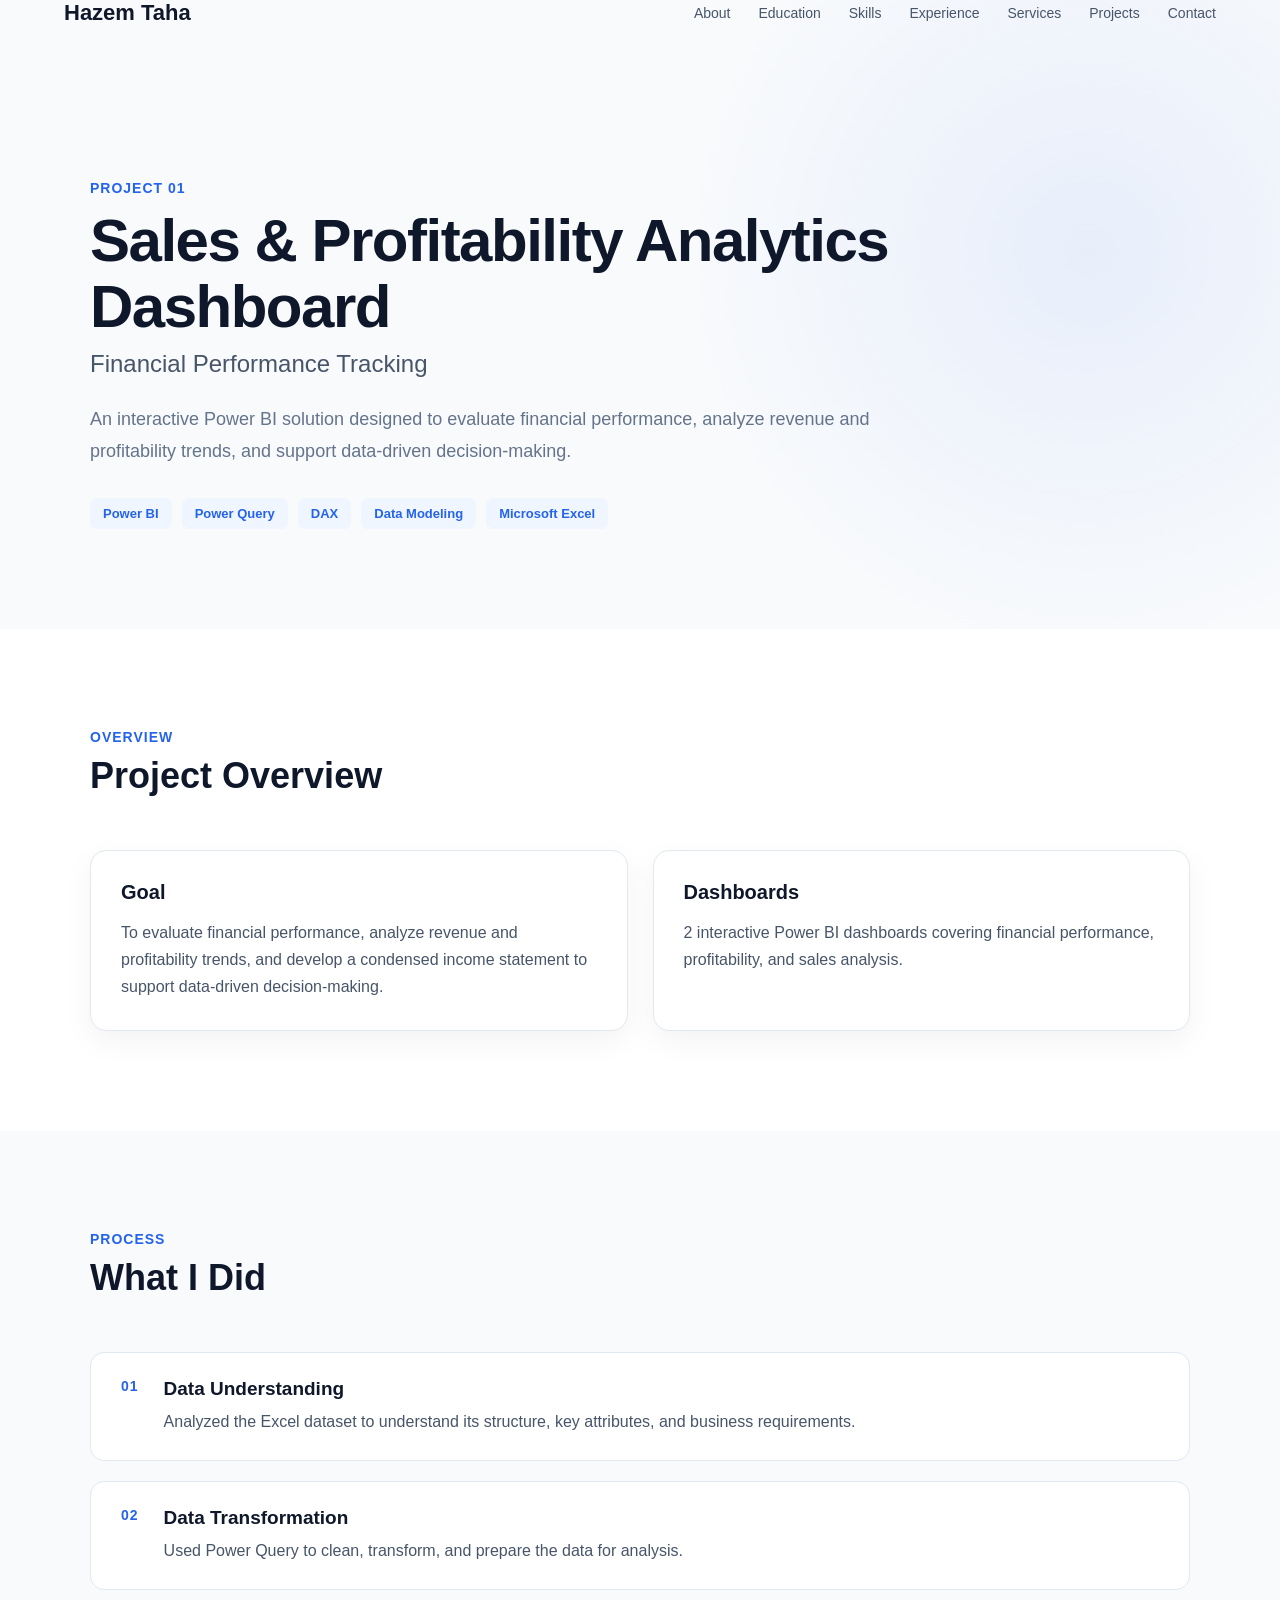
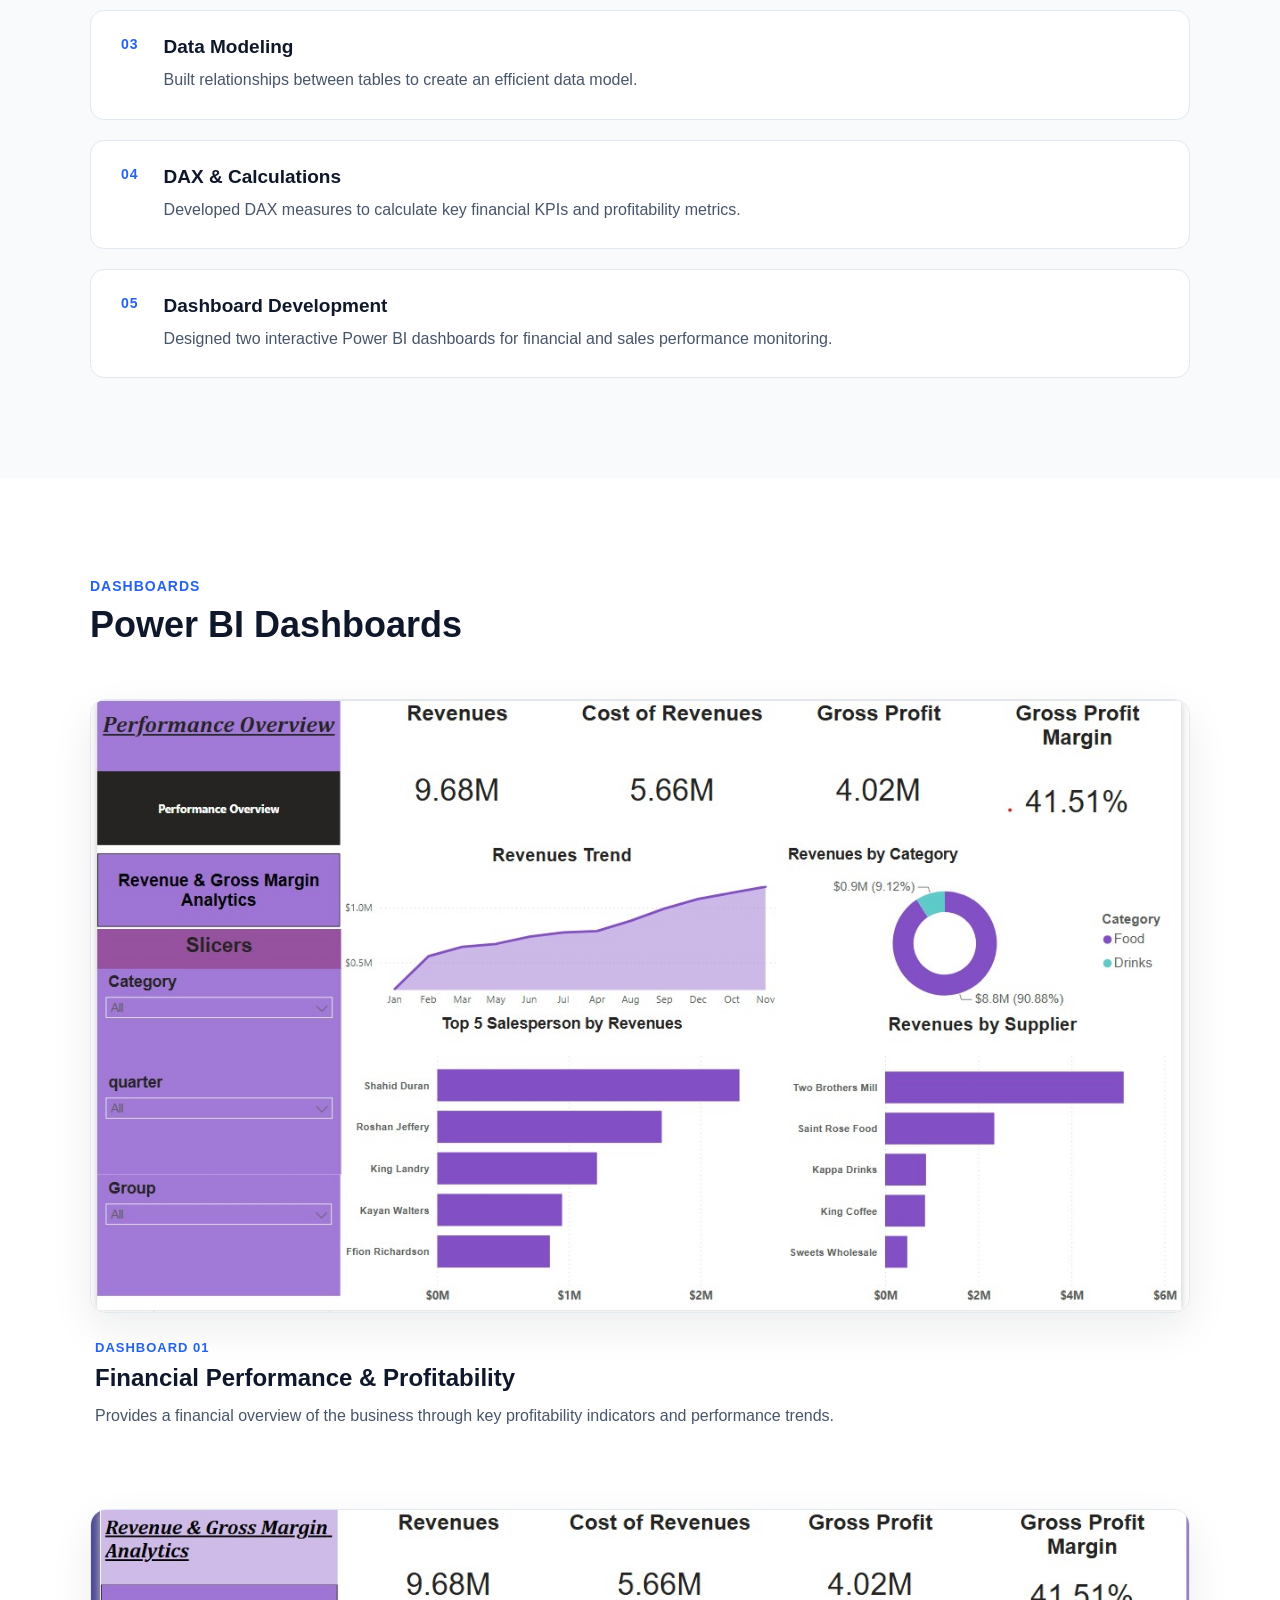
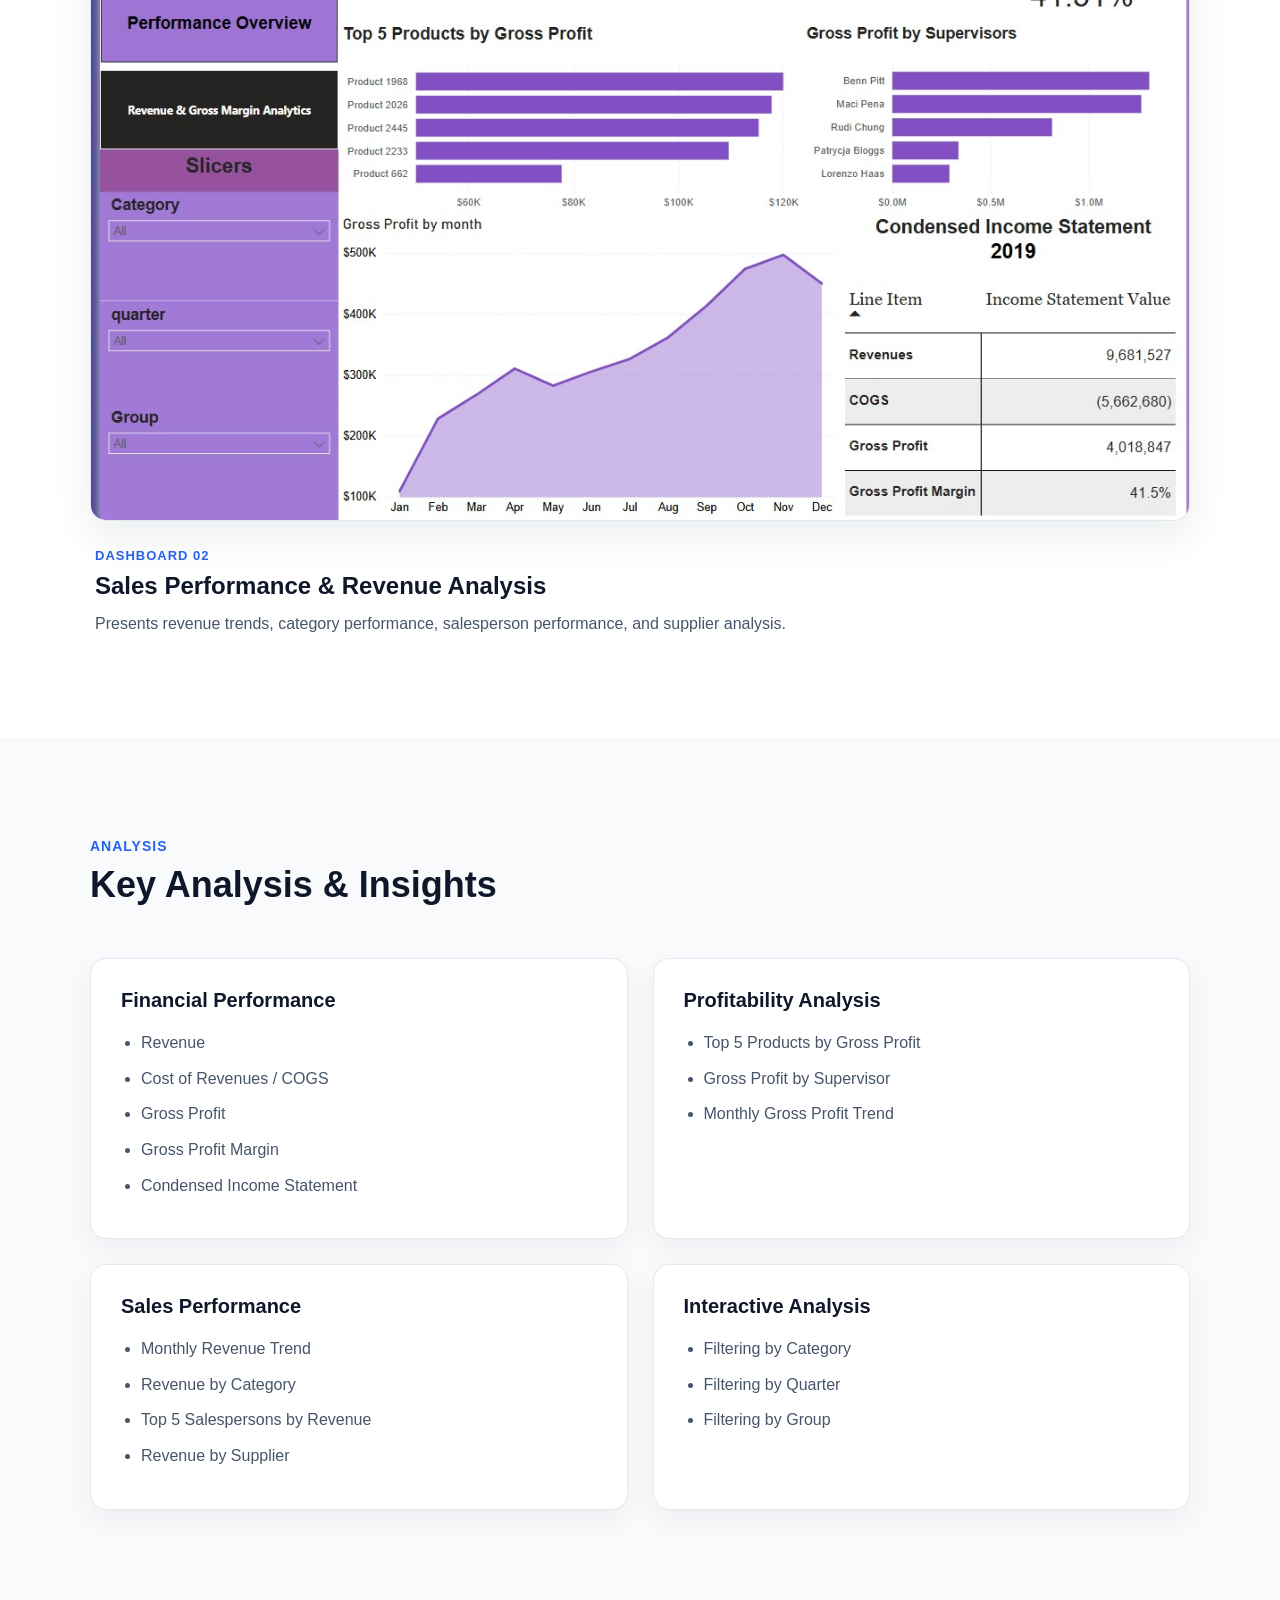
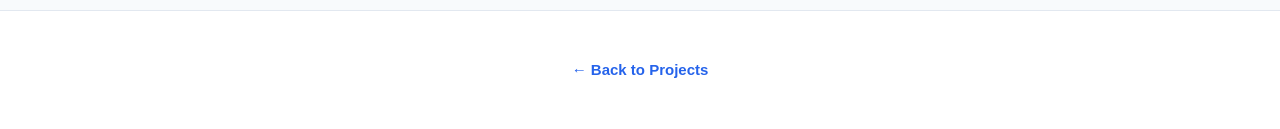
<file: project1.html>
<!DOCTYPE html>
<html lang="en">

<head>
    <meta charset="UTF-8">
    <meta name="viewport" content="width=device-width, initial-scale=1.0">

    <title>Sales & Profitability Analytics | Hazem Taha</title>

    <link rel="stylesheet" href="style.css">
</head>

<body>

    <!-- Navigation -->
    <nav class="navbar">
        <div class="nav-container">

            <a href="index.html" class="logo">
                Hazem Taha
            </a>

            <div class="nav-links">
                <a href="index.html#about">About</a>
                <a href="index.html#education">Education</a>
                <a href="index.html#skills">Skills</a>
                <a href="index.html#experience">Experience</a>
                <a href="index.html#services">Services</a>
                <a href="index.html#projects">Projects</a>
                <a href="index.html#contact">Contact</a>
            </div>

        </div>
    </nav>


    <!-- Project Hero -->
    <section class="project-hero">

        <div class="project-page-container">

            <p class="section-label">Project 01</p>

            <h1>
                Sales & Profitability Analytics Dashboard
            </h1>

            <p class="project-hero-subtitle">
                Financial Performance Tracking
            </p>

            <p class="project-hero-description">
                An interactive Power BI solution designed to evaluate financial
                performance, analyze revenue and profitability trends, and
                support data-driven decision-making.
            </p>

            <div class="project-page-tools">
                <span>Power BI</span>
                <span>Power Query</span>
                <span>DAX</span>
                <span>Data Modeling</span>
                <span>Microsoft Excel</span>
            </div>

        </div>

    </section>


    <!-- Project Overview -->
    <section class="project-section">

        <div class="project-page-container">

            <div class="project-section-header">
                <p class="section-label">Overview</p>
                <h2>Project Overview</h2>
            </div>

            <div class="project-overview-grid">

                <div class="project-info-card">

                    <h3>Goal</h3>

                    <p>
                        To evaluate financial performance, analyze revenue and
                        profitability trends, and develop a condensed income
                        statement to support data-driven decision-making.
                    </p>

                </div>


                <div class="project-info-card">

                    <h3>Dashboards</h3>

                    <p>
                        2 interactive Power BI dashboards covering financial
                        performance, profitability, and sales analysis.
                    </p>

                </div>

            </div>

        </div>

    </section>


    <!-- What I Did -->
    <section class="project-section project-section-light">

        <div class="project-page-container">

            <div class="project-section-header">
                <p class="section-label">Process</p>
                <h2>What I Did</h2>
            </div>

            <div class="project-process">

                <div class="process-item">
                    <span>01</span>

                    <div>
                        <h3>Data Understanding</h3>

                        <p>
                            Analyzed the Excel dataset to understand its structure,
                            key attributes, and business requirements.
                        </p>
                    </div>
                </div>


                <div class="process-item">
                    <span>02</span>

                    <div>
                        <h3>Data Transformation</h3>

                        <p>
                            Used Power Query to clean, transform, and prepare
                            the data for analysis.
                        </p>
                    </div>
                </div>


                <div class="process-item">
                    <span>03</span>

                    <div>
                        <h3>Data Modeling</h3>

                        <p>
                            Built relationships between tables to create an
                            efficient data model.
                        </p>
                    </div>
                </div>


                <div class="process-item">
                    <span>04</span>

                    <div>
                        <h3>DAX & Calculations</h3>

                        <p>
                            Developed DAX measures to calculate key financial
                            KPIs and profitability metrics.
                        </p>
                    </div>
                </div>


                <div class="process-item">
                    <span>05</span>

                    <div>
                        <h3>Dashboard Development</h3>

                        <p>
                            Designed two interactive Power BI dashboards for
                            financial and sales performance monitoring.
                        </p>
                    </div>
                </div>

            </div>

        </div>

    </section>


    <!-- Dashboards -->
    <section class="project-section">

        <div class="project-page-container">

            <div class="project-section-header">
                <p class="section-label">Dashboards</p>
                <h2>Power BI Dashboards</h2>
            </div>


            <!-- Dashboard 1 -->
            <div class="dashboard-showcase">

                <div class="dashboard-image">
                    <img
                        src="images/project1-dashboard1.jpeg"
                        alt="Sales and Profitability Analytics Dashboard"
                    >
                </div>

                <div class="dashboard-description">

                    <span>Dashboard 01</span>

                    <h3>Financial Performance & Profitability</h3>

                    <p>
                        Provides a financial overview of the business through
                        key profitability indicators and performance trends.
                    </p>

                </div>

            </div>


            <!-- Dashboard 2 -->
            <div class="dashboard-showcase">

                <div class="dashboard-image">
                    <img
                        src="images/project1-dashboard2.jpeg"
                        alt="Financial Performance Tracking Dashboard"
                    >
                </div>

                <div class="dashboard-description">

                    <span>Dashboard 02</span>

                    <h3>Sales Performance & Revenue Analysis</h3>

                    <p>
                        Presents revenue trends, category performance,
                        salesperson performance, and supplier analysis.
                    </p>

                </div>

            </div>

        </div>

    </section>


    <!-- Key Analysis -->
    <section class="project-section project-section-light">

        <div class="project-page-container">

            <div class="project-section-header">
                <p class="section-label">Analysis</p>
                <h2>Key Analysis & Insights</h2>
            </div>


            <div class="analysis-grid">

                <div class="analysis-card">
                    <h3>Financial Performance</h3>

                    <ul>
                        <li>Revenue</li>
                        <li>Cost of Revenues / COGS</li>
                        <li>Gross Profit</li>
                        <li>Gross Profit Margin</li>
                        <li>Condensed Income Statement</li>
                    </ul>
                </div>


                <div class="analysis-card">
                    <h3>Profitability Analysis</h3>

                    <ul>
                        <li>Top 5 Products by Gross Profit</li>
                        <li>Gross Profit by Supervisor</li>
                        <li>Monthly Gross Profit Trend</li>
                    </ul>
                </div>


                <div class="analysis-card">
                    <h3>Sales Performance</h3>

                    <ul>
                        <li>Monthly Revenue Trend</li>
                        <li>Revenue by Category</li>
                        <li>Top 5 Salespersons by Revenue</li>
                        <li>Revenue by Supplier</li>
                    </ul>
                </div>


                <div class="analysis-card">
                    <h3>Interactive Analysis</h3>

                    <ul>
                        <li>Filtering by Category</li>
                        <li>Filtering by Quarter</li>
                        <li>Filtering by Group</li>
                    </ul>
                </div>

            </div>

        </div>

    </section>


    <!-- Back to Projects -->
    <section class="project-back">

        <a href="index.html#projects">
            ← Back to Projects
        </a>

    </section>


</body>
</html>
</file>
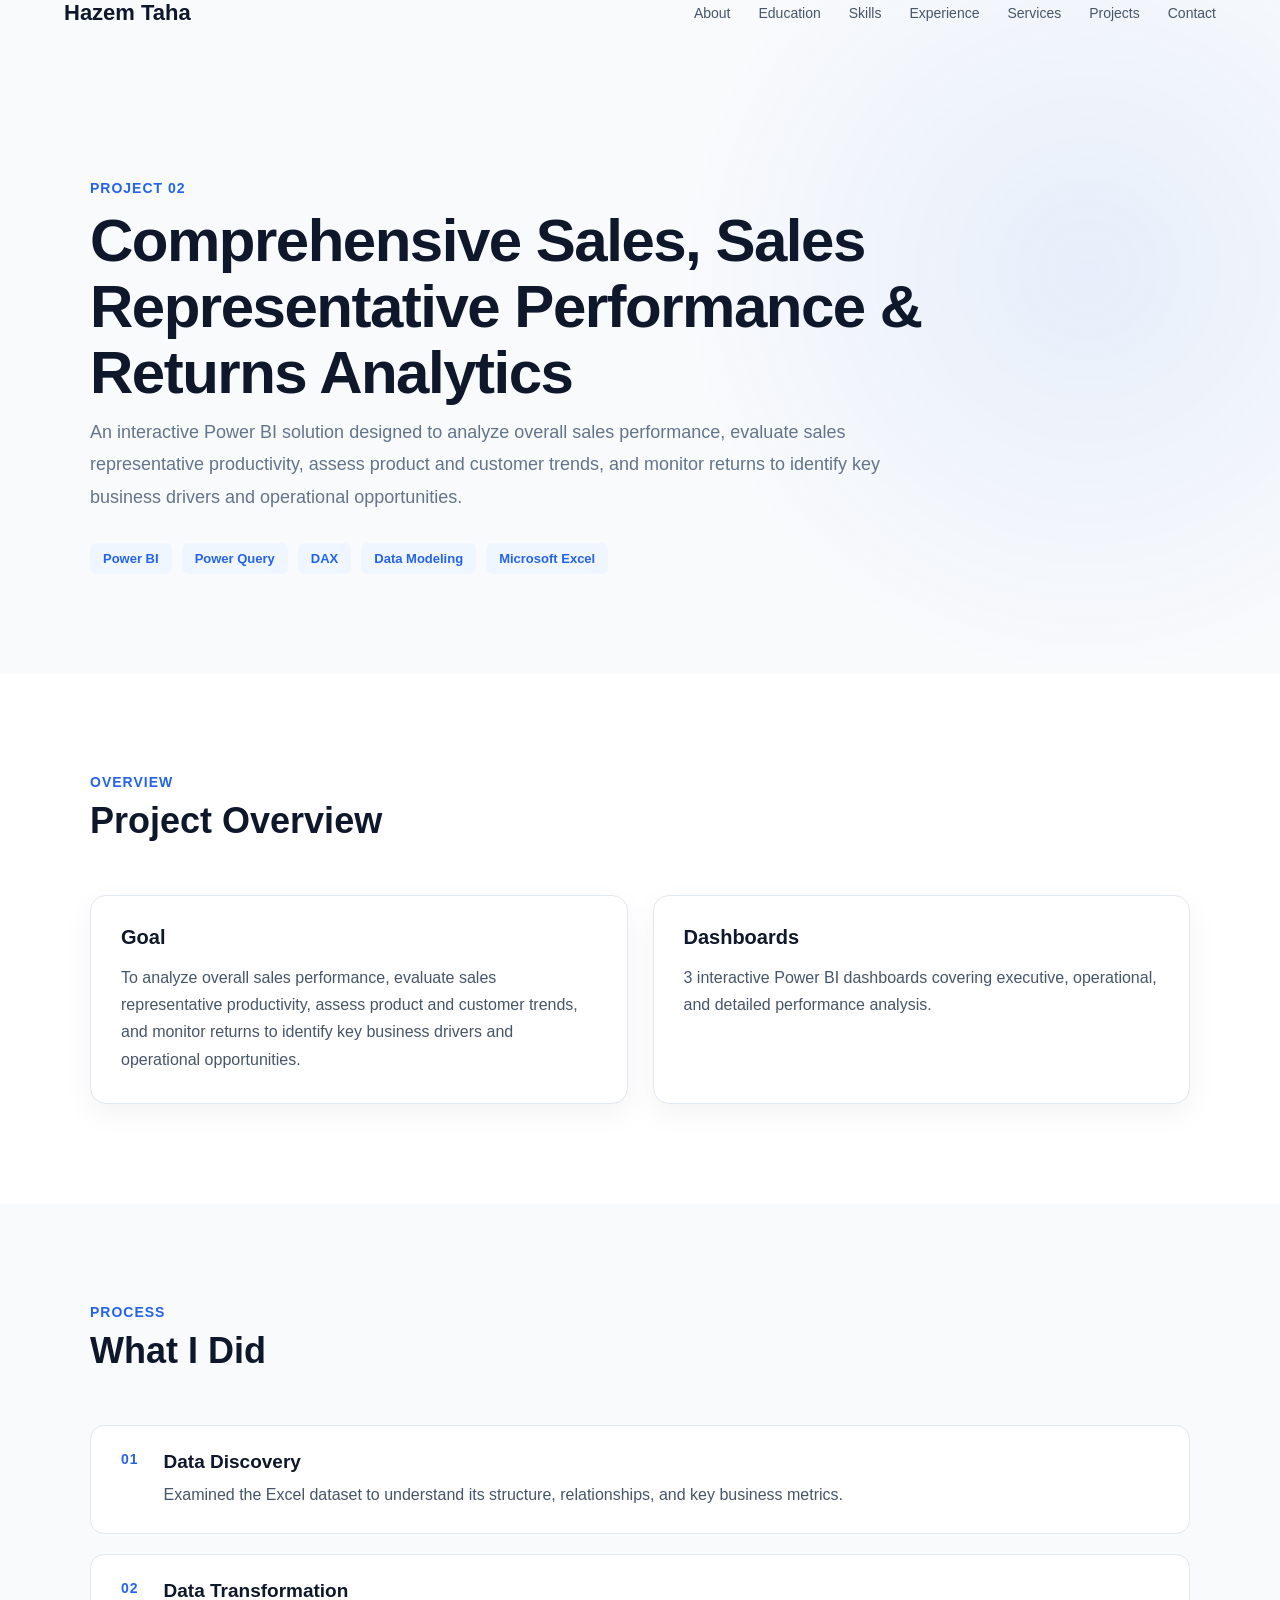
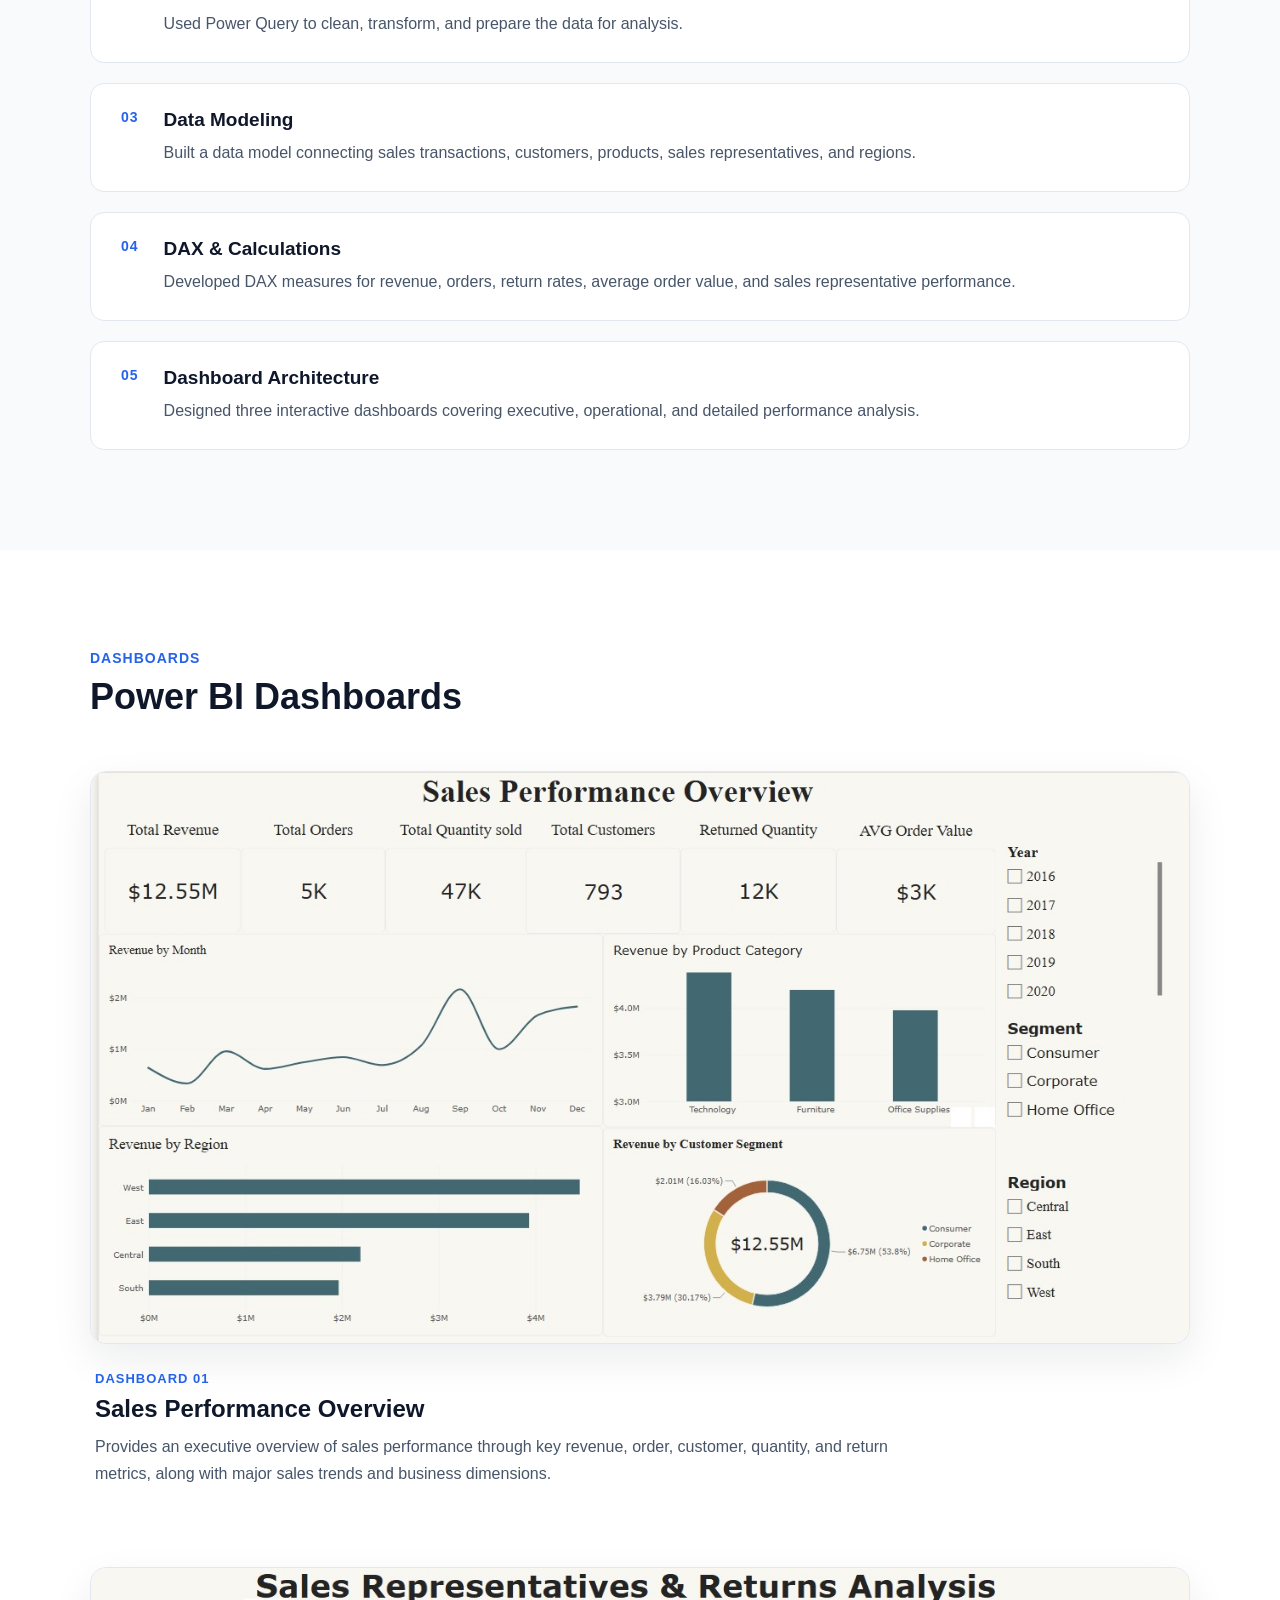
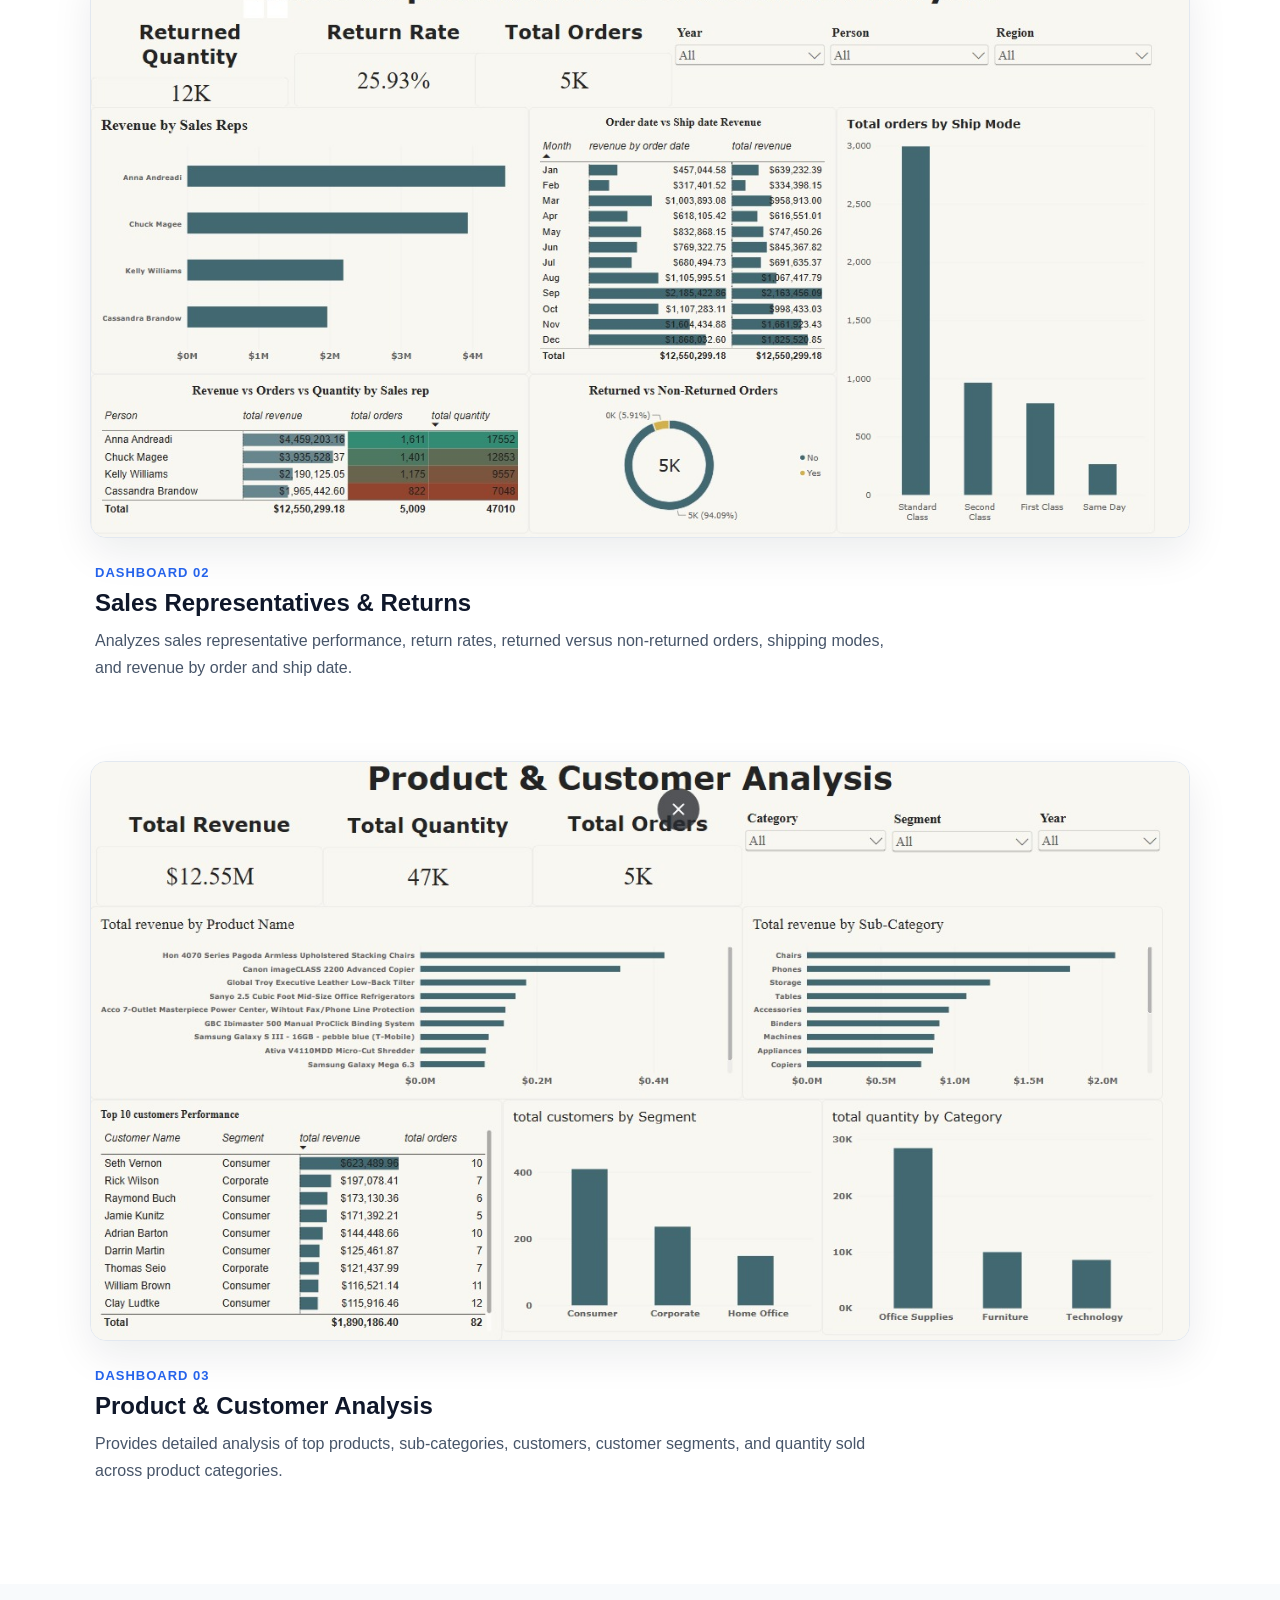
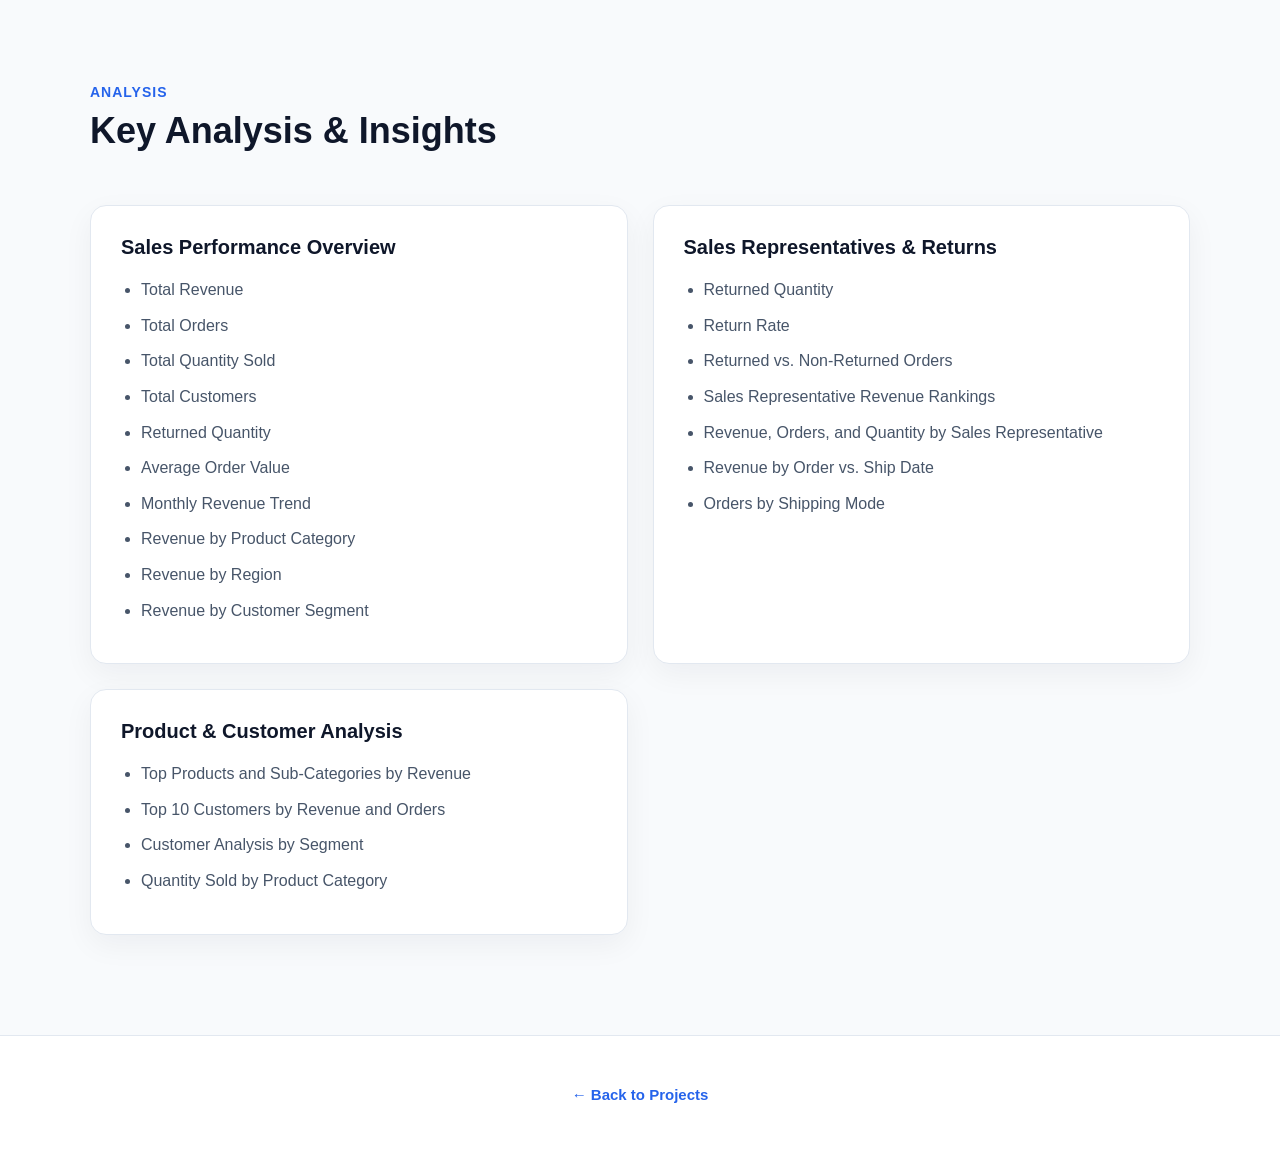
<file: project2.html>
<!DOCTYPE html>
<html lang="en">

<head>
    <meta charset="UTF-8">
    <meta name="viewport" content="width=device-width, initial-scale=1.0">

    <title>Comprehensive Sales Analytics | Hazem Taha</title>

    <link rel="stylesheet" href="style.css">
</head>

<body>

    <!-- Navigation -->
    <nav class="navbar">
        <div class="nav-container">

            <a href="index.html" class="logo">
                Hazem Taha
            </a>

            <div class="nav-links">
                <a href="index.html#about">About</a>
                <a href="index.html#education">Education</a>
                <a href="index.html#skills">Skills</a>
                <a href="index.html#experience">Experience</a>
                <a href="index.html#services">Services</a>
                <a href="index.html#projects">Projects</a>
                <a href="index.html#contact">Contact</a>
            </div>

        </div>
    </nav>


    <!-- Project Hero -->
    <section class="project-hero">

        <div class="project-page-container">

            <p class="section-label">Project 02</p>

            <h1>
                Comprehensive Sales, Sales Representative Performance & Returns Analytics
            </h1>

            <p class="project-hero-description">
                An interactive Power BI solution designed to analyze overall sales
                performance, evaluate sales representative productivity, assess
                product and customer trends, and monitor returns to identify key
                business drivers and operational opportunities.
            </p>

            <div class="project-page-tools">
                <span>Power BI</span>
                <span>Power Query</span>
                <span>DAX</span>
                <span>Data Modeling</span>
                <span>Microsoft Excel</span>
            </div>

        </div>

    </section>


    <!-- Project Overview -->
    <section class="project-section">

        <div class="project-page-container">

            <div class="project-section-header">
                <p class="section-label">Overview</p>
                <h2>Project Overview</h2>
            </div>

            <div class="project-overview-grid">

                <div class="project-info-card">

                    <h3>Goal</h3>

                    <p>
                        To analyze overall sales performance, evaluate sales
                        representative productivity, assess product and customer
                        trends, and monitor returns to identify key business
                        drivers and operational opportunities.
                    </p>

                </div>


                <div class="project-info-card">

                    <h3>Dashboards</h3>

                    <p>
                        3 interactive Power BI dashboards covering executive,
                        operational, and detailed performance analysis.
                    </p>

                </div>

            </div>

        </div>

    </section>


    <!-- What I Did -->
    <section class="project-section project-section-light">

        <div class="project-page-container">

            <div class="project-section-header">
                <p class="section-label">Process</p>
                <h2>What I Did</h2>
            </div>

            <div class="project-process">

                <div class="process-item">
                    <span>01</span>

                    <div>
                        <h3>Data Discovery</h3>

                        <p>
                            Examined the Excel dataset to understand its structure,
                            relationships, and key business metrics.
                        </p>
                    </div>
                </div>


                <div class="process-item">
                    <span>02</span>

                    <div>
                        <h3>Data Transformation</h3>

                        <p>
                            Used Power Query to clean, transform, and prepare
                            the data for analysis.
                        </p>
                    </div>
                </div>


                <div class="process-item">
                    <span>03</span>

                    <div>
                        <h3>Data Modeling</h3>

                        <p>
                            Built a data model connecting sales transactions,
                            customers, products, sales representatives, and regions.
                        </p>
                    </div>
                </div>


                <div class="process-item">
                    <span>04</span>

                    <div>
                        <h3>DAX & Calculations</h3>

                        <p>
                            Developed DAX measures for revenue, orders, return
                            rates, average order value, and sales representative
                            performance.
                        </p>
                    </div>
                </div>


                <div class="process-item">
                    <span>05</span>

                    <div>
                        <h3>Dashboard Architecture</h3>

                        <p>
                            Designed three interactive dashboards covering
                            executive, operational, and detailed performance analysis.
                        </p>
                    </div>
                </div>

            </div>

        </div>

    </section>


    <!-- Dashboards -->
    <section class="project-section">

        <div class="project-page-container">

            <div class="project-section-header">
                <p class="section-label">Dashboards</p>
                <h2>Power BI Dashboards</h2>
            </div>


            <!-- Dashboard 1 -->
            <div class="dashboard-showcase">

                <div class="dashboard-image">
                    <img
                        src="images/project2-dashboard1.jpeg"
                        alt="Sales Performance Overview Dashboard"
                    >
                </div>

                <div class="dashboard-description">

                    <span>Dashboard 01</span>

                    <h3>Sales Performance Overview</h3>

                    <p>
                        Provides an executive overview of sales performance through
                        key revenue, order, customer, quantity, and return metrics,
                        along with major sales trends and business dimensions.
                    </p>

                </div>

            </div>


            <!-- Dashboard 2 -->
            <div class="dashboard-showcase">

                <div class="dashboard-image">
                    <img
                        src="images/project2-dashboard2.jpeg"
                        alt="Sales Representatives and Returns Dashboard"
                    >
                </div>

                <div class="dashboard-description">

                    <span>Dashboard 02</span>

                    <h3>Sales Representatives & Returns</h3>

                    <p>
                        Analyzes sales representative performance, return rates,
                        returned versus non-returned orders, shipping modes,
                        and revenue by order and ship date.
                    </p>

                </div>

            </div>


            <!-- Dashboard 3 -->
            <div class="dashboard-showcase">

                <div class="dashboard-image">
                    <img
                        src="images/project2-dashboard3.jpeg"
                        alt="Product and Customer Analysis Dashboard"
                    >
                </div>

                <div class="dashboard-description">

                    <span>Dashboard 03</span>

                    <h3>Product & Customer Analysis</h3>

                    <p>
                        Provides detailed analysis of top products, sub-categories,
                        customers, customer segments, and quantity sold across
                        product categories.
                    </p>

                </div>

            </div>

        </div>

    </section>


    <!-- Key Analysis -->
    <section class="project-section project-section-light">

        <div class="project-page-container">

            <div class="project-section-header">
                <p class="section-label">Analysis</p>
                <h2>Key Analysis & Insights</h2>
            </div>


            <div class="analysis-grid">

                <div class="analysis-card">

                    <h3>Sales Performance Overview</h3>

                    <ul>
                        <li>Total Revenue</li>
                        <li>Total Orders</li>
                        <li>Total Quantity Sold</li>
                        <li>Total Customers</li>
                        <li>Returned Quantity</li>
                        <li>Average Order Value</li>
                        <li>Monthly Revenue Trend</li>
                        <li>Revenue by Product Category</li>
                        <li>Revenue by Region</li>
                        <li>Revenue by Customer Segment</li>
                    </ul>

                </div>


                <div class="analysis-card">

                    <h3>Sales Representatives & Returns</h3>

                    <ul>
                        <li>Returned Quantity</li>
                        <li>Return Rate</li>
                        <li>Returned vs. Non-Returned Orders</li>
                        <li>Sales Representative Revenue Rankings</li>
                        <li>Revenue, Orders, and Quantity by Sales Representative</li>
                        <li>Revenue by Order vs. Ship Date</li>
                        <li>Orders by Shipping Mode</li>
                    </ul>

                </div>


                <div class="analysis-card">

                    <h3>Product & Customer Analysis</h3>

                    <ul>
                        <li>Top Products and Sub-Categories by Revenue</li>
                        <li>Top 10 Customers by Revenue and Orders</li>
                        <li>Customer Analysis by Segment</li>
                        <li>Quantity Sold by Product Category</li>
                    </ul>

                </div>

            </div>

        </div>

    </section>


    <!-- Back to Projects -->
    <section class="project-back">

        <a href="index.html#projects">
            ← Back to Projects
        </a>

    </section>


</body>
</html>
</file>
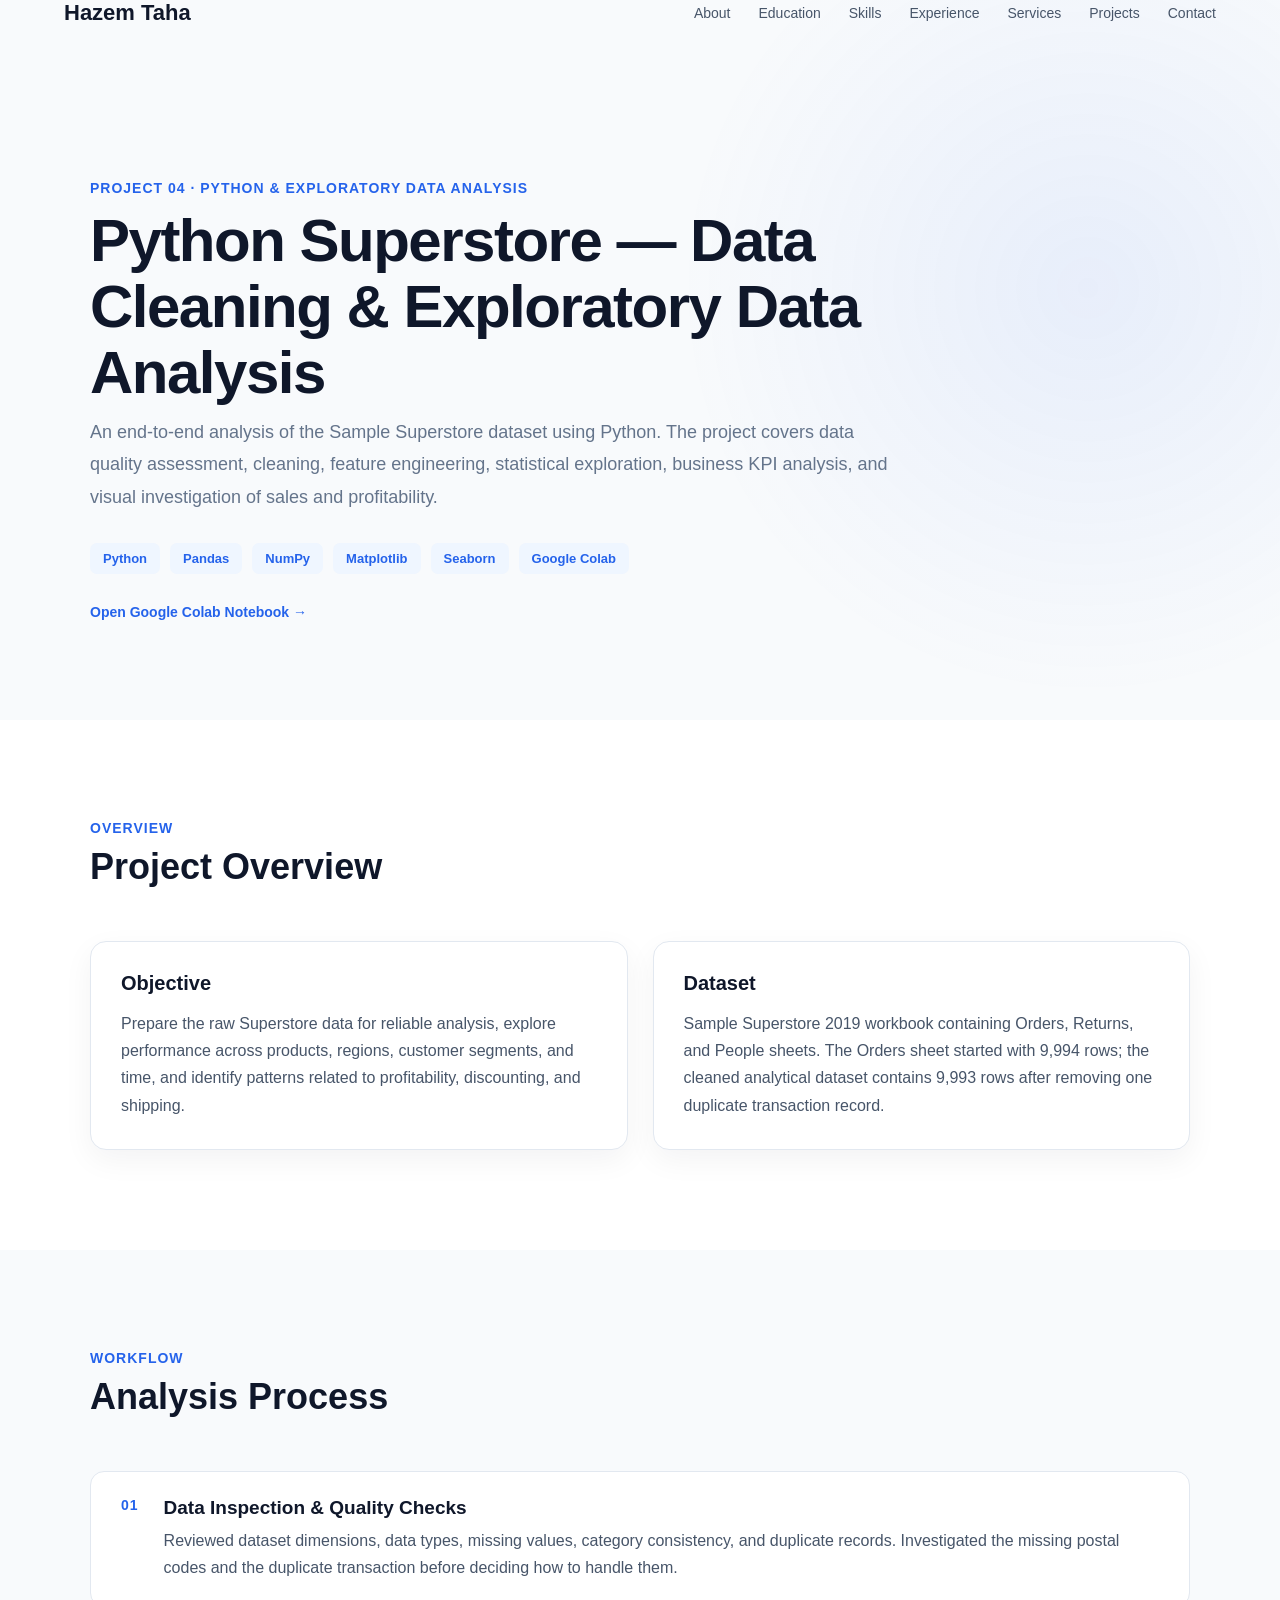
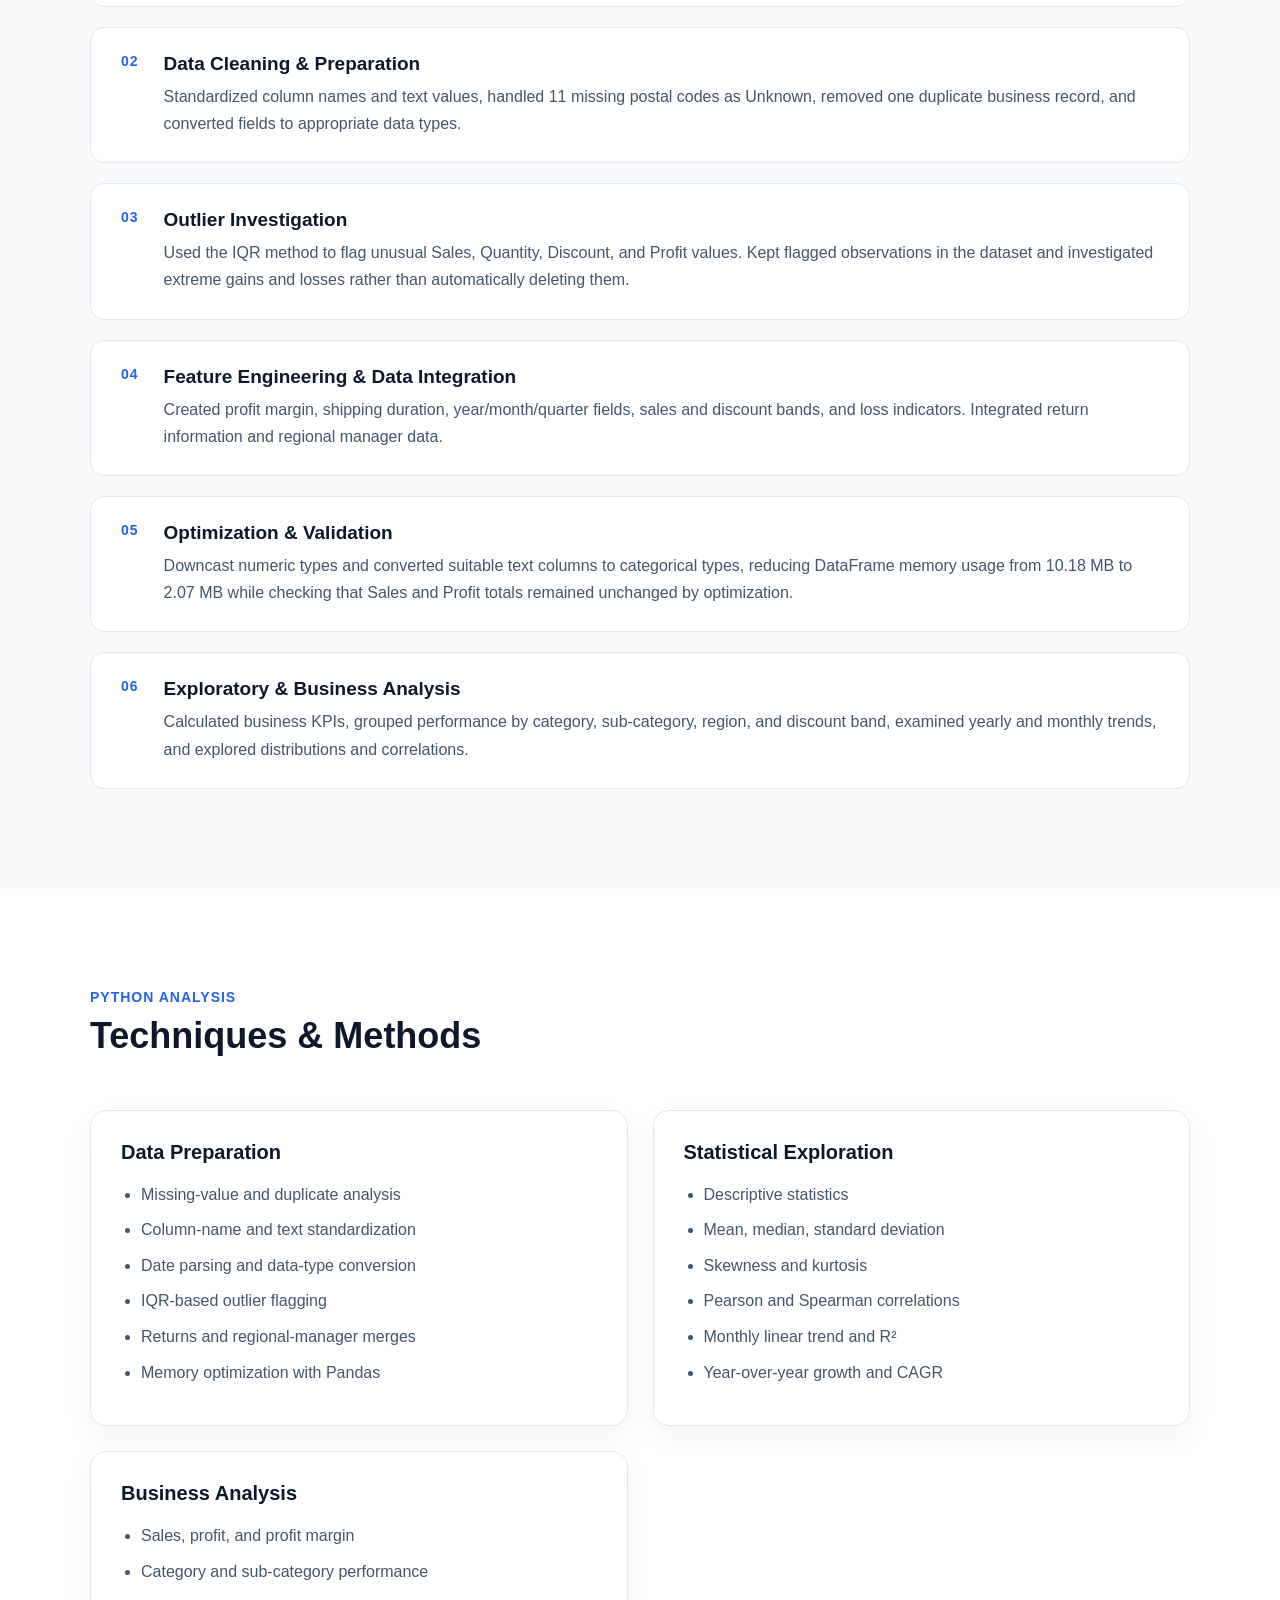
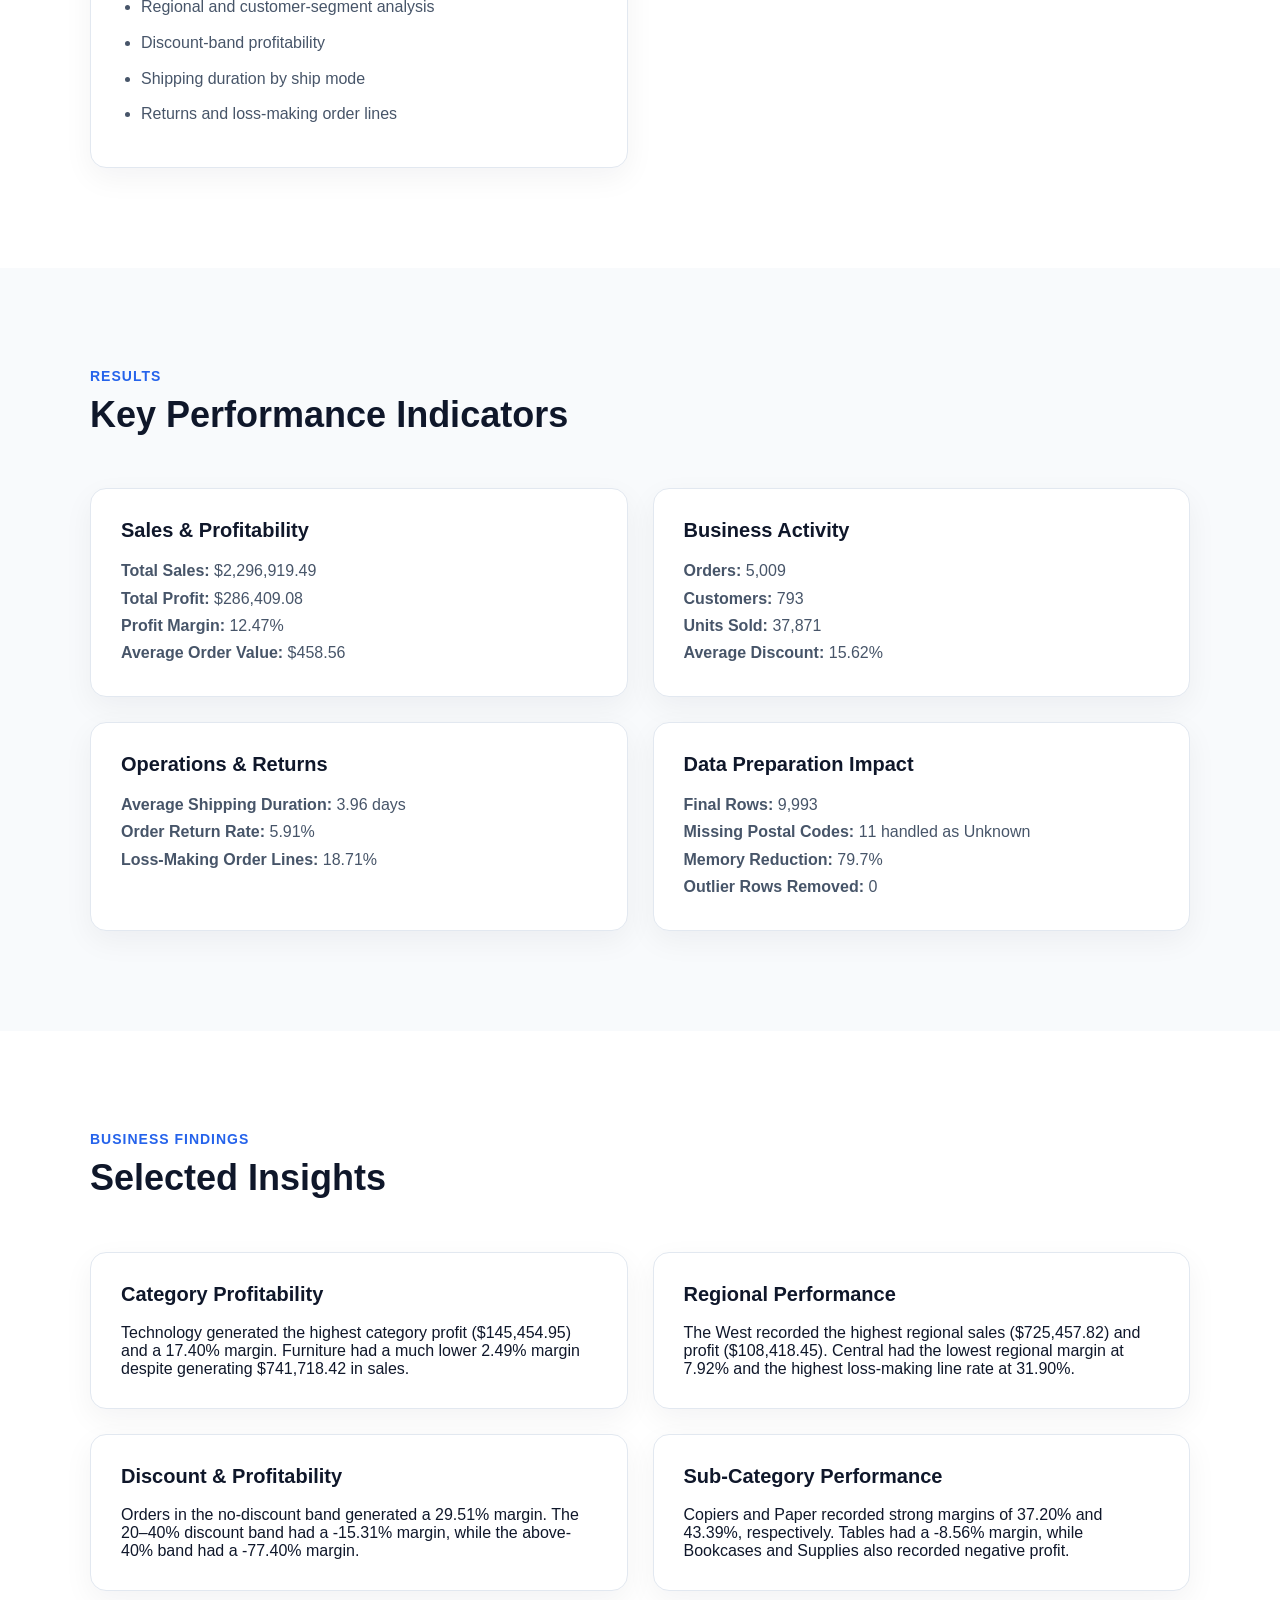
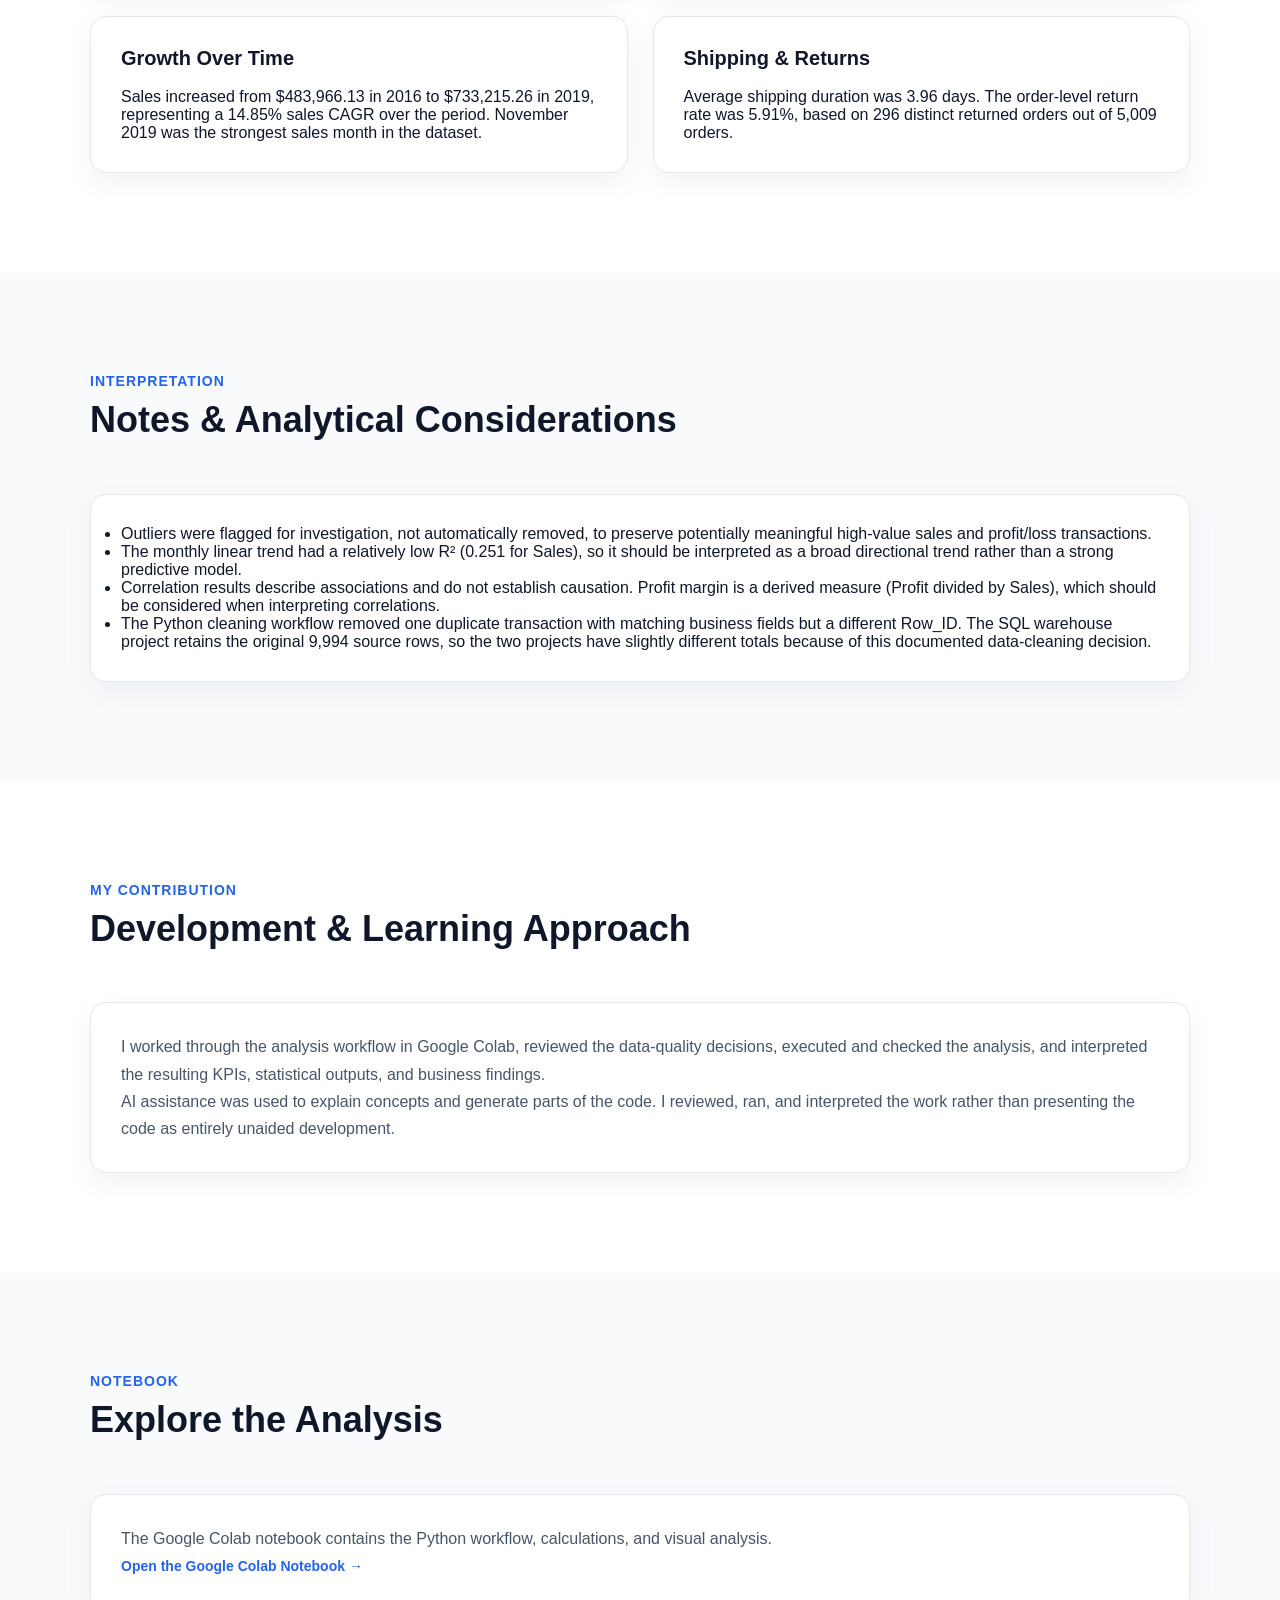
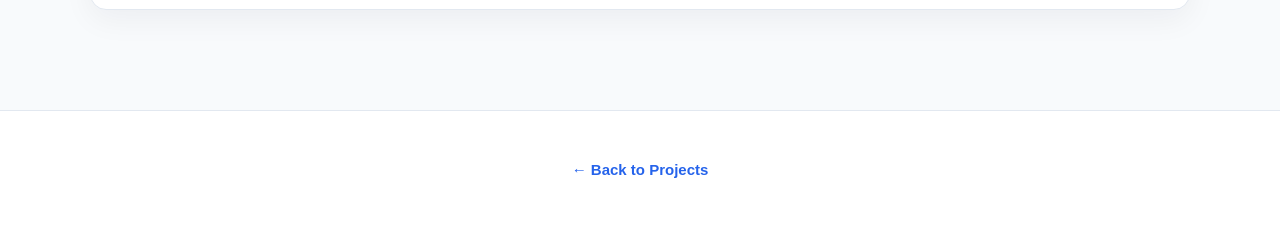
<file: project4.html>
<!DOCTYPE html>
<html lang="en">
<head>
    <meta charset="UTF-8">
    <meta name="viewport" content="width=device-width, initial-scale=1.0">
    <title>Python Superstore Data Analysis | Hazem Taha</title>
    <link rel="stylesheet" href="style.css">
</head>
<body>

    <nav class="navbar">
        <div class="nav-container">
            <a href="index.html" class="logo">Hazem Taha</a>
            <div class="nav-links">
                <a href="index.html#about">About</a>
                <a href="index.html#education">Education</a>
                <a href="index.html#skills">Skills</a>
                <a href="index.html#experience">Experience</a>
                <a href="index.html#services">Services</a>
                <a href="index.html#projects">Projects</a>
                <a href="index.html#contact">Contact</a>
            </div>
        </div>
    </nav>

    <section class="project-hero">
        <div class="project-page-container">
            <p class="section-label">Project 04 · Python & Exploratory Data Analysis</p>
            <h1>Python Superstore — Data Cleaning & Exploratory Data Analysis</h1>
            <p class="project-hero-description">
                An end-to-end analysis of the Sample Superstore dataset using Python.
                The project covers data quality assessment, cleaning, feature
                engineering, statistical exploration, business KPI analysis, and
                visual investigation of sales and profitability.
            </p>
            <div class="project-page-tools">
                <span>Python</span>
                <span>Pandas</span>
                <span>NumPy</span>
                <span>Matplotlib</span>
                <span>Seaborn</span>
                <span>Google Colab</span>
            </div>
            <div style="margin-top: 30px; display: flex; flex-wrap: wrap; gap: 18px;">
                <a class="project-link" href="https://colab.research.google.com/drive/19NQ_hoWW10FBP9a-Np89Nvma6rzvG3se?usp=drive_link" target="_blank" rel="noopener noreferrer">Open Google Colab Notebook →</a>
            </div>
        </div>
    </section>

    <section class="project-section">
        <div class="project-page-container">
            <div class="project-section-header">
                <p class="section-label">Overview</p>
                <h2>Project Overview</h2>
            </div>
            <div class="project-overview-grid">
                <div class="project-info-card">
                    <h3>Objective</h3>
                    <p>
                        Prepare the raw Superstore data for reliable analysis, explore
                        performance across products, regions, customer segments, and
                        time, and identify patterns related to profitability,
                        discounting, and shipping.
                    </p>
                </div>
                <div class="project-info-card">
                    <h3>Dataset</h3>
                    <p>
                        Sample Superstore 2019 workbook containing Orders, Returns,
                        and People sheets. The Orders sheet started with 9,994 rows;
                        the cleaned analytical dataset contains 9,993 rows after
                        removing one duplicate transaction record.
                    </p>
                </div>
            </div>
        </div>
    </section>

    <section class="project-section project-section-light">
        <div class="project-page-container">
            <div class="project-section-header">
                <p class="section-label">Workflow</p>
                <h2>Analysis Process</h2>
            </div>
            <div class="project-process">
                <div class="process-item">
                    <span>01</span>
                    <div>
                        <h3>Data Inspection & Quality Checks</h3>
                        <p>Reviewed dataset dimensions, data types, missing values, category consistency, and duplicate records. Investigated the missing postal codes and the duplicate transaction before deciding how to handle them.</p>
                    </div>
                </div>
                <div class="process-item">
                    <span>02</span>
                    <div>
                        <h3>Data Cleaning & Preparation</h3>
                        <p>Standardized column names and text values, handled 11 missing postal codes as Unknown, removed one duplicate business record, and converted fields to appropriate data types.</p>
                    </div>
                </div>
                <div class="process-item">
                    <span>03</span>
                    <div>
                        <h3>Outlier Investigation</h3>
                        <p>Used the IQR method to flag unusual Sales, Quantity, Discount, and Profit values. Kept flagged observations in the dataset and investigated extreme gains and losses rather than automatically deleting them.</p>
                    </div>
                </div>
                <div class="process-item">
                    <span>04</span>
                    <div>
                        <h3>Feature Engineering & Data Integration</h3>
                        <p>Created profit margin, shipping duration, year/month/quarter fields, sales and discount bands, and loss indicators. Integrated return information and regional manager data.</p>
                    </div>
                </div>
                <div class="process-item">
                    <span>05</span>
                    <div>
                        <h3>Optimization & Validation</h3>
                        <p>Downcast numeric types and converted suitable text columns to categorical types, reducing DataFrame memory usage from 10.18 MB to 2.07 MB while checking that Sales and Profit totals remained unchanged by optimization.</p>
                    </div>
                </div>
                <div class="process-item">
                    <span>06</span>
                    <div>
                        <h3>Exploratory & Business Analysis</h3>
                        <p>Calculated business KPIs, grouped performance by category, sub-category, region, and discount band, examined yearly and monthly trends, and explored distributions and correlations.</p>
                    </div>
                </div>
            </div>
        </div>
    </section>

    <section class="project-section">
        <div class="project-page-container">
            <div class="project-section-header">
                <p class="section-label">Python Analysis</p>
                <h2>Techniques & Methods</h2>
            </div>
            <div class="analysis-grid">
                <div class="analysis-card">
                    <h3>Data Preparation</h3>
                    <ul>
                        <li>Missing-value and duplicate analysis</li>
                        <li>Column-name and text standardization</li>
                        <li>Date parsing and data-type conversion</li>
                        <li>IQR-based outlier flagging</li>
                        <li>Returns and regional-manager merges</li>
                        <li>Memory optimization with Pandas</li>
                    </ul>
                </div>
                <div class="analysis-card">
                    <h3>Statistical Exploration</h3>
                    <ul>
                        <li>Descriptive statistics</li>
                        <li>Mean, median, standard deviation</li>
                        <li>Skewness and kurtosis</li>
                        <li>Pearson and Spearman correlations</li>
                        <li>Monthly linear trend and R²</li>
                        <li>Year-over-year growth and CAGR</li>
                    </ul>
                </div>
                <div class="analysis-card">
                    <h3>Business Analysis</h3>
                    <ul>
                        <li>Sales, profit, and profit margin</li>
                        <li>Category and sub-category performance</li>
                        <li>Regional and customer-segment analysis</li>
                        <li>Discount-band profitability</li>
                        <li>Shipping duration by ship mode</li>
                        <li>Returns and loss-making order lines</li>
                    </ul>
                </div>
            </div>
        </div>
    </section>

    <section class="project-section project-section-light">
        <div class="project-page-container">
            <div class="project-section-header">
                <p class="section-label">Results</p>
                <h2>Key Performance Indicators</h2>
            </div>
            <div class="project-overview-grid">
                <div class="project-info-card">
                    <h3>Sales & Profitability</h3>
                    <p><strong>Total Sales:</strong> $2,296,919.49</p>
                    <p><strong>Total Profit:</strong> $286,409.08</p>
                    <p><strong>Profit Margin:</strong> 12.47%</p>
                    <p><strong>Average Order Value:</strong> $458.56</p>
                </div>
                <div class="project-info-card">
                    <h3>Business Activity</h3>
                    <p><strong>Orders:</strong> 5,009</p>
                    <p><strong>Customers:</strong> 793</p>
                    <p><strong>Units Sold:</strong> 37,871</p>
                    <p><strong>Average Discount:</strong> 15.62%</p>
                </div>
                <div class="project-info-card">
                    <h3>Operations & Returns</h3>
                    <p><strong>Average Shipping Duration:</strong> 3.96 days</p>
                    <p><strong>Order Return Rate:</strong> 5.91%</p>
                    <p><strong>Loss-Making Order Lines:</strong> 18.71%</p>
                </div>
                <div class="project-info-card">
                    <h3>Data Preparation Impact</h3>
                    <p><strong>Final Rows:</strong> 9,993</p>
                    <p><strong>Missing Postal Codes:</strong> 11 handled as Unknown</p>
                    <p><strong>Memory Reduction:</strong> 79.7%</p>
                    <p><strong>Outlier Rows Removed:</strong> 0</p>
                </div>
            </div>
        </div>
    </section>

    <section class="project-section">
        <div class="project-page-container">
            <div class="project-section-header">
                <p class="section-label">Business Findings</p>
                <h2>Selected Insights</h2>
            </div>
            <div class="analysis-grid">
                <div class="analysis-card">
                    <h3>Category Profitability</h3>
                    <p>Technology generated the highest category profit ($145,454.95) and a 17.40% margin. Furniture had a much lower 2.49% margin despite generating $741,718.42 in sales.</p>
                </div>
                <div class="analysis-card">
                    <h3>Regional Performance</h3>
                    <p>The West recorded the highest regional sales ($725,457.82) and profit ($108,418.45). Central had the lowest regional margin at 7.92% and the highest loss-making line rate at 31.90%.</p>
                </div>
                <div class="analysis-card">
                    <h3>Discount & Profitability</h3>
                    <p>Orders in the no-discount band generated a 29.51% margin. The 20–40% discount band had a -15.31% margin, while the above-40% band had a -77.40% margin.</p>
                </div>
                <div class="analysis-card">
                    <h3>Sub-Category Performance</h3>
                    <p>Copiers and Paper recorded strong margins of 37.20% and 43.39%, respectively. Tables had a -8.56% margin, while Bookcases and Supplies also recorded negative profit.</p>
                </div>
                <div class="analysis-card">
                    <h3>Growth Over Time</h3>
                    <p>Sales increased from $483,966.13 in 2016 to $733,215.26 in 2019, representing a 14.85% sales CAGR over the period. November 2019 was the strongest sales month in the dataset.</p>
                </div>
                <div class="analysis-card">
                    <h3>Shipping & Returns</h3>
                    <p>Average shipping duration was 3.96 days. The order-level return rate was 5.91%, based on 296 distinct returned orders out of 5,009 orders.</p>
                </div>
            </div>
        </div>
    </section>

    <section class="project-section project-section-light">
        <div class="project-page-container">
            <div class="project-section-header">
                <p class="section-label">Interpretation</p>
                <h2>Notes & Analytical Considerations</h2>
            </div>
            <div class="project-info-card">
                <ul>
                    <li>Outliers were flagged for investigation, not automatically removed, to preserve potentially meaningful high-value sales and profit/loss transactions.</li>
                    <li>The monthly linear trend had a relatively low R² (0.251 for Sales), so it should be interpreted as a broad directional trend rather than a strong predictive model.</li>
                    <li>Correlation results describe associations and do not establish causation. Profit margin is a derived measure (Profit divided by Sales), which should be considered when interpreting correlations.</li>
                    <li>The Python cleaning workflow removed one duplicate transaction with matching business fields but a different Row_ID. The SQL warehouse project retains the original 9,994 source rows, so the two projects have slightly different totals because of this documented data-cleaning decision.</li>
                </ul>
            </div>
        </div>
    </section>

    <section class="project-section">
        <div class="project-page-container">
            <div class="project-section-header">
                <p class="section-label">My Contribution</p>
                <h2>Development & Learning Approach</h2>
            </div>
            <div class="project-info-card">
                <p>
                    I worked through the analysis workflow in Google Colab, reviewed
                    the data-quality decisions, executed and checked the analysis,
                    and interpreted the resulting KPIs, statistical outputs, and
                    business findings.
                </p>
                <p>
                    AI assistance was used to explain concepts and generate parts
                    of the code. I reviewed, ran, and interpreted the work rather
                    than presenting the code as entirely unaided development.
                </p>
            </div>
        </div>
    </section>

    <section class="project-section project-section-light">
        <div class="project-page-container">
            <div class="project-section-header">
                <p class="section-label">Notebook</p>
                <h2>Explore the Analysis</h2>
            </div>
            <div class="project-info-card">
                <p>The Google Colab notebook contains the Python workflow, calculations, and visual analysis.</p>
                <p><a class="project-link" href="https://colab.research.google.com/drive/19NQ_hoWW10FBP9a-Np89Nvma6rzvG3se?usp=drive_link" target="_blank" rel="noopener noreferrer">Open the Google Colab Notebook →</a></p>
            </div>
        </div>
    </section>

    <section class="project-back">
        <a href="index.html#projects">← Back to Projects</a>
    </section>

</body>
</html>
</file>
<file: style.css>
/* ==============================
   Global Styles
================================= */
* {
    margin: 0;
    padding: 0;
    box-sizing: border-box;
}

html {
    scroll-behavior: smooth;
}

body {
    font-family: Arial, Helvetica, sans-serif;
    background: #f8fafc;
    color: #0f172a;
}
/* ==============================
   Navigation
================================= */

.navbar {
    position: fixed;

    top: 0;
    left: 0;

    width: 100%;

    z-index: 1000;
}

.nav-container {
    width: 90%;
    max-width: 1200px;
    margin: auto;

    display: flex;
    justify-content: space-between;
    align-items: center;
}

.logo {
    font-size: 22px;
    font-weight: 700;
    color: #0f172a;
    text-decoration: none;
}

.nav-links {
    display: flex;
    gap: 28px;
}

.nav-links a {
    color: #475569;
    text-decoration: none;
    font-size: 14px;
    font-weight: 500;

    transition: 0.3s;
}

.nav-links a:hover {
    color: #2563eb;
}


/* ==============================
   Cover
================================= */

.cover {
    min-height: 100vh;

    display: flex;
    align-items: center;

    background:
        radial-gradient(
            circle at 85% 50%,
            rgba(37, 99, 235, 0.08),
            transparent 35%
        ),
        #f8fafc;
}

.cover-container {
    width: 90%;
    max-width: 1200px;
    margin: auto;

    display: grid;
    grid-template-columns: 1.1fr 0.9fr;

    gap: 80px;

    align-items: center;
}


/* ==============================
   Cover Text
================================= */

.cover-intro {
    color: #2563eb;
    font-size: 16px;
    font-weight: 600;
    margin-bottom: 12px;
}

.cover-content h1 {
    font-size: clamp(42px, 6vw, 70px);
    line-height: 1.05;
    letter-spacing: -2px;
    margin-bottom: 12px;
}

.cover-content h2 {
    font-size: 28px;
    font-weight: 500;
    color: #475569;
    margin-bottom: 25px;
}

.cover-description {
    max-width: 540px;

    font-size: 18px;
    line-height: 1.7;

    color: #64748b;

    margin-bottom: 35px;
}


/* ==============================
   Buttons
================================= */

.cover-buttons {
    display: flex;
    gap: 15px;
    flex-wrap: wrap;
}

.btn {
    padding: 14px 24px;

    border-radius: 8px;

    text-decoration: none;

    font-size: 14px;
    font-weight: 600;

    transition: 0.3s;
}

.btn-primary {
    background: #2563eb;
    color: white;
}

.btn-primary:hover {
    background: #1d4ed8;
    transform: translateY(-2px);
}

.btn-secondary {
    border: 1px solid #cbd5e1;
    color: #334155;
    background: white;
}

.btn-secondary:hover {
    border-color: #2563eb;
    color: #2563eb;
    transform: translateY(-2px);
}


/* ==============================
   Profile Photo
================================= */

.cover-visual {
    display: flex;
    justify-content: center;
    align-items: center;
}

.profile-photo-wrapper {
    width: 290px;
    height: 290px;

    padding: 8px;

    background: #ffffff;

    border: 1px solid #e2e8f0;
    border-radius: 50%;

    box-shadow:
        0 25px 60px rgba(15, 23, 42, 0.12);
}

.profile-photo {
    width: 100%;
    height: 100%;

    display: block;

    object-fit: cover;

    border-radius: 50%;
}

@media (max-width: 850px) {

    .nav-links {
        display: none;
    }

    .cover-container {
        grid-template-columns: 1fr;

        text-align: center;

        gap: 50px;

        padding: 120px 0 60px;
    }

    .cover-description {
        margin-left: auto;
        margin-right: auto;
    }

    .cover-buttons {
        justify-content: center;
    }

    .cover-visual {
        order: 2;
    }
}

@media (max-width: 600px) {

    .profile-photo-wrapper {
        width: 220px;
        height: 220px;
    }
}
/* =================================
   General Sections
================================= */

.section {
    padding: 100px 0;
    background: #f8fafc;
}

.section:nth-of-type(even) {
    background: #ffffff;
}

.section-container {
    width: 90%;
    max-width: 1100px;
    margin: 0 auto;
}

.section-header {
    margin-bottom: 50px;
}

.section-label {
    margin-bottom: 8px;
    color: #2563eb;
    font-size: 14px;
    font-weight: 600;
    letter-spacing: 1px;
    text-transform: uppercase;
}

.section-header h2 {
    margin: 0;
    color: #0f172a;
    font-size: 36px;
    font-weight: 700;
}


/* =================================
   About Section
================================= */

.about-content {
    max-width: 900px;
}

.about-content p {
    margin-bottom: 22px;
    color: #475569;
    font-size: 17px;
    line-height: 1.8;
}

.about-content strong {
    color: #0f172a;
}


/* =================================
   Education Section
================================= */

.education-card {
    max-width: 850px;
    padding: 35px;
    background: #ffffff;
    border: 1px solid #e2e8f0;
    border-radius: 16px;
    box-shadow: 0 10px 30px rgba(15, 23, 42, 0.06);
}

.education-card h3 {
    margin: 0 0 10px;
    color: #0f172a;
    font-size: 25px;
}

.education-degree {
    margin-bottom: 25px;
    color: #64748b;
    font-size: 17px;
}

.education-details p {
    margin: 10px 0;
    color: #475569;
    font-size: 16px;
}

.education-details strong {
    color: #0f172a;
}


/* =================================
   Skills Section
================================= */

.skills-grid {
    display: grid;
    grid-template-columns: repeat(3, 1fr);
    gap: 25px;
}

.skill-card {
    padding: 30px;
    background: #ffffff;
    border: 1px solid #e2e8f0;
    border-radius: 16px;
    box-shadow: 0 10px 30px rgba(15, 23, 42, 0.05);
}

.skill-card h3 {
    margin: 0 0 20px;
    color: #0f172a;
    font-size: 20px;
}

.skill-card ul {
    margin: 0;
    padding-left: 20px;
}

.skill-card li {
    margin-bottom: 10px;
    color: #475569;
    line-height: 1.6;
}


/* =================================
   Experience Section
================================= */

.experience-list {
    display: flex;
    flex-direction: column;
    gap: 25px;
}

.experience-card {
    padding: 35px;
    background: #ffffff;
    border: 1px solid #e2e8f0;
    border-radius: 16px;
    box-shadow: 0 10px 30px rgba(15, 23, 42, 0.05);
}

.experience-header {
    display: flex;
    justify-content: space-between;
    align-items: center;
    gap: 20px;
}

.experience-header h3 {
    margin: 0;
    color: #0f172a;
    font-size: 22px;
}

.experience-header span {
    color: #2563eb;
    font-size: 15px;
    font-weight: 600;
}

.experience-role {
    margin: 8px 0 20px;
    color: #64748b;
    font-size: 16px;
    font-weight: 500;
}

.experience-card ul {
    margin: 0;
    padding-left: 20px;
}

.experience-card li {
    margin-bottom: 12px;
    color: #475569;
    line-height: 1.7;
}

.experience-card strong {
    color: #0f172a;
}


/* =================================
   Responsive Design
================================= */

@media (max-width: 850px) {

    .skills-grid {
        grid-template-columns: 1fr;
    }

    .section {
        padding: 80px 0;
    }

    .section-header h2 {
        font-size: 30px;
    }

    .experience-header {
        align-items: flex-start;
        flex-direction: column;
        gap: 8px;
    }
}


@media (max-width: 600px) {

    .section-container {
        width: 88%;
    }

    .section {
        padding: 65px 0;
    }

    .about-content p {
        font-size: 16px;
    }

    .education-card,
    .skill-card,
    .experience-card {
        padding: 25px;
    }
}

/* =================================
   Services Section
================================= */

.services-grid {
    display: grid;
    grid-template-columns: repeat(2, 1fr);
    gap: 25px;
}

.service-card {
    position: relative;

    padding: 35px;

    background: #ffffff;

    border: 1px solid #e2e8f0;
    border-radius: 16px;

    box-shadow: 0 10px 30px rgba(15, 23, 42, 0.05);

    transition: 0.3s;
}

.service-card:hover {
    transform: translateY(-5px);

    border-color: #bfdbfe;

    box-shadow: 0 15px 35px rgba(15, 23, 42, 0.08);
}

.service-number {
    display: block;

    margin-bottom: 20px;

    color: #2563eb;

    font-size: 14px;
    font-weight: 700;

    letter-spacing: 1px;
}

.service-card h3 {
    margin: 0 0 15px;

    color: #0f172a;

    font-size: 21px;
    line-height: 1.4;
}

.service-card p {
    margin: 0;

    color: #475569;

    font-size: 16px;
    line-height: 1.7;
}


/* =================================
   Services Responsive
================================= */

@media (max-width: 850px) {

    .services-grid {
        grid-template-columns: 1fr;
    }

}
/* =================================
   Projects Section
================================= */

.projects-grid {
    display: grid;
    grid-template-columns: repeat(2, 1fr);
    gap: 30px;
}

.project-card {
    overflow: hidden;

    background: #ffffff;

    border: 1px solid #e2e8f0;
    border-radius: 18px;

    box-shadow: 0 10px 30px rgba(15, 23, 42, 0.05);

    transition: 0.3s;
}

.project-card:hover {
    transform: translateY(-5px);

    box-shadow: 0 18px 40px rgba(15, 23, 42, 0.08);
}


/* Project Image */

.project-image {
    width: 100%;
    height: 260px;

    overflow: hidden;

    background: #f1f5f9;
}

.project-image img {
    width: 100%;
    height: 100%;

    display: block;

    object-fit: cover;

    transition: 0.4s;
}

.project-card:hover .project-image img {
    transform: scale(1.03);
}


/* Project Content */

.project-content {
    padding: 30px;
}

.project-number {
    display: block;

    margin-bottom: 12px;

    color: #2563eb;

    font-size: 13px;
    font-weight: 700;

    letter-spacing: 1px;
}

.project-content h3 {
    margin: 0 0 15px;

    color: #0f172a;

    font-size: 23px;
    line-height: 1.4;
}

.project-content p {
    margin: 0 0 22px;

    color: #475569;

    font-size: 16px;
    line-height: 1.7;
}


/* Project Tools */

.project-tools {
    display: flex;

    flex-wrap: wrap;

    gap: 8px;

    margin-bottom: 25px;
}

.project-tools span {
    padding: 7px 11px;

    background: #eff6ff;

    border-radius: 6px;

    color: #2563eb;

    font-size: 12px;
    font-weight: 600;
}


/* Project Link */

.project-link {
    display: inline-block;

    color: #2563eb;

    text-decoration: none;

    font-size: 14px;
    font-weight: 600;

    transition: 0.3s;
}

.project-link:hover {
    color: #1d4ed8;

    transform: translateX(3px);
}


/* =================================
   Projects Responsive
================================= */

@media (max-width: 850px) {

    .projects-grid {
        grid-template-columns: 1fr;
    }

}

@media (max-width: 600px) {

    .project-image {
        height: 220px;
    }

    .project-content {
        padding: 25px;
    }

    .project-content h3 {
        font-size: 21px;
    }

}
/* =================================
   Project Page
================================= */

.project-page-container {
    width: 90%;
    max-width: 1100px;
    margin: 0 auto;
}


/* =================================
   Project Hero
================================= */

.project-hero {
    padding: 180px 0 100px;

    background:
        radial-gradient(
            circle at 85% 40%,
            rgba(37, 99, 235, 0.08),
            transparent 35%
        ),
        #f8fafc;
}

.project-hero h1 {
    max-width: 850px;

    margin: 12px 0 10px;

    color: #0f172a;

    font-size: clamp(38px, 5vw, 60px);
    line-height: 1.1;
    letter-spacing: -1.5px;
}

.project-hero-subtitle {
    margin-bottom: 25px;

    color: #475569;

    font-size: 24px;
    font-weight: 500;
}

.project-hero-description {
    max-width: 800px;

    margin-bottom: 30px;

    color: #64748b;

    font-size: 18px;
    line-height: 1.8;
}


/* =================================
   Project Tools
================================= */

.project-page-tools {
    display: flex;

    flex-wrap: wrap;

    gap: 10px;
}

.project-page-tools span {
    padding: 8px 13px;

    background: #eff6ff;

    border-radius: 7px;

    color: #2563eb;

    font-size: 13px;
    font-weight: 600;
}


/* =================================
   Project Sections
================================= */

.project-section {
    padding: 100px 0;

    background: #ffffff;
}

.project-section-light {
    background: #f8fafc;
}

.project-section-header {
    margin-bottom: 50px;
}

.project-section-header h2 {
    margin-top: 5px;

    color: #0f172a;

    font-size: 36px;
    line-height: 1.3;
}


/* =================================
   Project Overview
================================= */

.project-overview-grid {
    display: grid;

    grid-template-columns: 1fr 1fr;

    gap: 25px;
}

.project-info-card {
    padding: 30px;

    background: #ffffff;

    border: 1px solid #e2e8f0;
    border-radius: 16px;

    box-shadow: 0 10px 30px rgba(15, 23, 42, 0.05);
}

.project-info-card h3 {
    margin-bottom: 15px;

    color: #0f172a;

    font-size: 20px;
}

.project-info-card p {
    margin: 0;

    color: #475569;

    font-size: 16px;
    line-height: 1.7;
}


/* =================================
   Project Process
================================= */

.project-process {
    display: flex;

    flex-direction: column;

    gap: 20px;
}

.process-item {
    display: flex;

    gap: 25px;

    padding: 25px 30px;

    background: #ffffff;

    border: 1px solid #e2e8f0;
    border-radius: 14px;
}

.process-item > span {
    flex-shrink: 0;

    color: #2563eb;

    font-size: 14px;
    font-weight: 700;

    letter-spacing: 1px;
}

.process-item h3 {
    margin-bottom: 8px;

    color: #0f172a;

    font-size: 19px;
}

.process-item p {
    margin: 0;

    color: #475569;

    font-size: 16px;
    line-height: 1.7;
}


/* =================================
   Dashboard Showcase
================================= */

.dashboard-showcase {
    margin-bottom: 80px;
}

.dashboard-showcase:last-child {
    margin-bottom: 0;
}

.dashboard-image {
    width: 100%;

    overflow: hidden;

    background: #ffffff;

    border: 1px solid #e2e8f0;
    border-radius: 16px;

    box-shadow: 0 15px 40px rgba(15, 23, 42, 0.08);
}

.dashboard-image img {
    width: 100%;

    display: block;

    height: auto;
}

.dashboard-description {
    padding: 25px 5px 0;
}

.dashboard-description > span {
    color: #2563eb;

    font-size: 13px;
    font-weight: 700;

    letter-spacing: 1px;
    text-transform: uppercase;
}

.dashboard-description h3 {
    margin: 8px 0 10px;

    color: #0f172a;

    font-size: 24px;
}

.dashboard-description p {
    max-width: 800px;

    margin: 0;

    color: #475569;

    font-size: 16px;
    line-height: 1.7;
}


/* =================================
   Key Analysis
================================= */

.analysis-grid {
    display: grid;

    grid-template-columns: repeat(2, 1fr);

    gap: 25px;
}

.analysis-card {
    padding: 30px;

    background: #ffffff;

    border: 1px solid #e2e8f0;
    border-radius: 16px;

    box-shadow: 0 10px 30px rgba(15, 23, 42, 0.05);
}

.analysis-card h3 {
    margin-bottom: 18px;

    color: #0f172a;

    font-size: 20px;
}

.analysis-card ul {
    margin: 0;

    padding-left: 20px;
}

.analysis-card li {
    margin-bottom: 10px;

    color: #475569;

    line-height: 1.6;
}


/* =================================
   Back to Projects
================================= */

.project-back {
    padding: 50px 0;

    text-align: center;

    background: #ffffff;

    border-top: 1px solid #e2e8f0;
}

.project-back a {
    color: #2563eb;

    text-decoration: none;

    font-size: 15px;
    font-weight: 600;

    transition: 0.3s;
}

.project-back a:hover {
    color: #1d4ed8;
}


/* =================================
   Project Page Responsive
================================= */

@media (max-width: 850px) {

    .project-hero {
        padding: 150px 0 80px;
    }

    .project-overview-grid {
        grid-template-columns: 1fr;
    }

    .analysis-grid {
        grid-template-columns: 1fr;
    }

    .project-section {
        padding: 80px 0;
    }

}


@media (max-width: 600px) {

    .project-page-container {
        width: 88%;
    }

    .project-hero {
        padding: 130px 0 65px;
    }

    .project-hero-subtitle {
        font-size: 20px;
    }

    .project-hero-description {
        font-size: 16px;
    }

    .project-section {
        padding: 65px 0;
    }

    .project-section-header h2 {
        font-size: 30px;
    }

    .project-info-card,
    .analysis-card {
        padding: 25px;
    }

    .process-item {
        gap: 15px;

        padding: 22px;
    }

    .dashboard-showcase {
        margin-bottom: 60px;
    }

}
/* =================================
   Contact Section
================================= */

.contact-content {
    max-width: 900px;
}

.contact-intro {
    max-width: 700px;

    margin: 0 0 40px;

    color: #475569;

    font-size: 18px;
    line-height: 1.8;
}

.contact-grid {
    display: grid;

    grid-template-columns: repeat(3, 1fr);

    gap: 20px;
}

.contact-card {
    display: flex;

    flex-direction: column;

    padding: 28px;

    background: #ffffff;

    border: 1px solid #e2e8f0;
    border-radius: 14px;

    text-decoration: none;

    transition: 0.3s;
}

.contact-card:hover {
    transform: translateY(-5px);

    border-color: #bfdbfe;

    box-shadow: 0 15px 35px rgba(15, 23, 42, 0.08);
}

.contact-label {
    margin-bottom: 12px;

    color: #2563eb;

    font-size: 13px;
    font-weight: 700;

    letter-spacing: 1px;
    text-transform: uppercase;
}

.contact-value {
    color: #0f172a;

    font-size: 15px;
    font-weight: 600;

    word-break: break-word;
}


/* =================================
   Contact Responsive
================================= */

@media (max-width: 850px) {

    .contact-grid {
        grid-template-columns: 1fr;
    }

}
/* =================================
   Mobile Navigation
================================= */

.menu-toggle {
    display: none;

    background: none;
    border: none;

    color: #0f172a;

    font-size: 26px;

    cursor: pointer;
}


/* =================================
   Mobile Navigation Responsive
================================= */

@media (max-width: 850px) {

    .nav-container {
        position: relative;
    }

    .menu-toggle {
        display: block;
    }

    .nav-links {
        display: none;

        position: absolute;

        top: 55px;
        right: 0;

        width: 220px;

        flex-direction: column;

        gap: 0;

        padding: 10px 0;

        background: #ffffff;

        border: 1px solid #e2e8f0;
        border-radius: 12px;

        box-shadow: 0 15px 35px rgba(15, 23, 42, 0.10);
    }

    .nav-links a {
        display: block;

        padding: 13px 20px;

        font-size: 14px;
    }

    .nav-links a:hover {
        background: #f8fafc;
    }

}
/* ========================================
   Certifications & Achievements
   ======================================== */

.certifications-grid {
    display: grid;
    grid-template-columns: repeat(2, 1fr);
    gap: 30px;
    margin-top: 40px;
}

.certificate-card {
    background: #ffffff;
    border: 1px solid #e5e7eb;
    border-radius: 16px;
    overflow: hidden;
    transition: transform 0.3s ease, box-shadow 0.3s ease;
}

.certificate-card:hover {
    transform: translateY(-6px);
    box-shadow: 0 12px 30px rgba(0, 0, 0, 0.08);
}

.certificate-image {
    width: 100%;
    height: 300px;
    background: #f8fafc;
    display: flex;
    align-items: center;
    justify-content: center;
    overflow: hidden;
}

.certificate-image img {
    width: 100%;
    height: 100%;
    object-fit: contain;
    padding: 15px;
    transition: transform 0.3s ease;
}

.certificate-card:hover .certificate-image img {
    transform: scale(1.03);
}

.certificate-content {
    padding: 24px;
    position: relative;
}

.certificate-number {
    display: inline-block;
    font-size: 13px;
    font-weight: 600;
    letter-spacing: 1px;
    margin-bottom: 10px;
    opacity: 0.6;
}

.certificate-content h3 {
    margin: 0 0 10px;
    font-size: 20px;
    line-height: 1.4;
}

.certificate-organization {
    margin: 0 0 6px;
    font-size: 15px;
    font-weight: 500;
}

.certificate-date {
    margin: 0;
    font-size: 14px;
    opacity: 0.65;
}


/* Responsive - Tablets */

@media (max-width: 900px) {

    .certifications-grid {
        grid-template-columns: 1fr;
    }

}


/* Responsive - Mobile */

@media (max-width: 600px) {

    .certifications-grid {
        gap: 20px;
        margin-top: 30px;
    }

    .certificate-image {
        height: 240px;
    }

    .certificate-content {
        padding: 20px;
    }

    .certificate-content h3 {
        font-size: 18px;
    }

}
</file>
